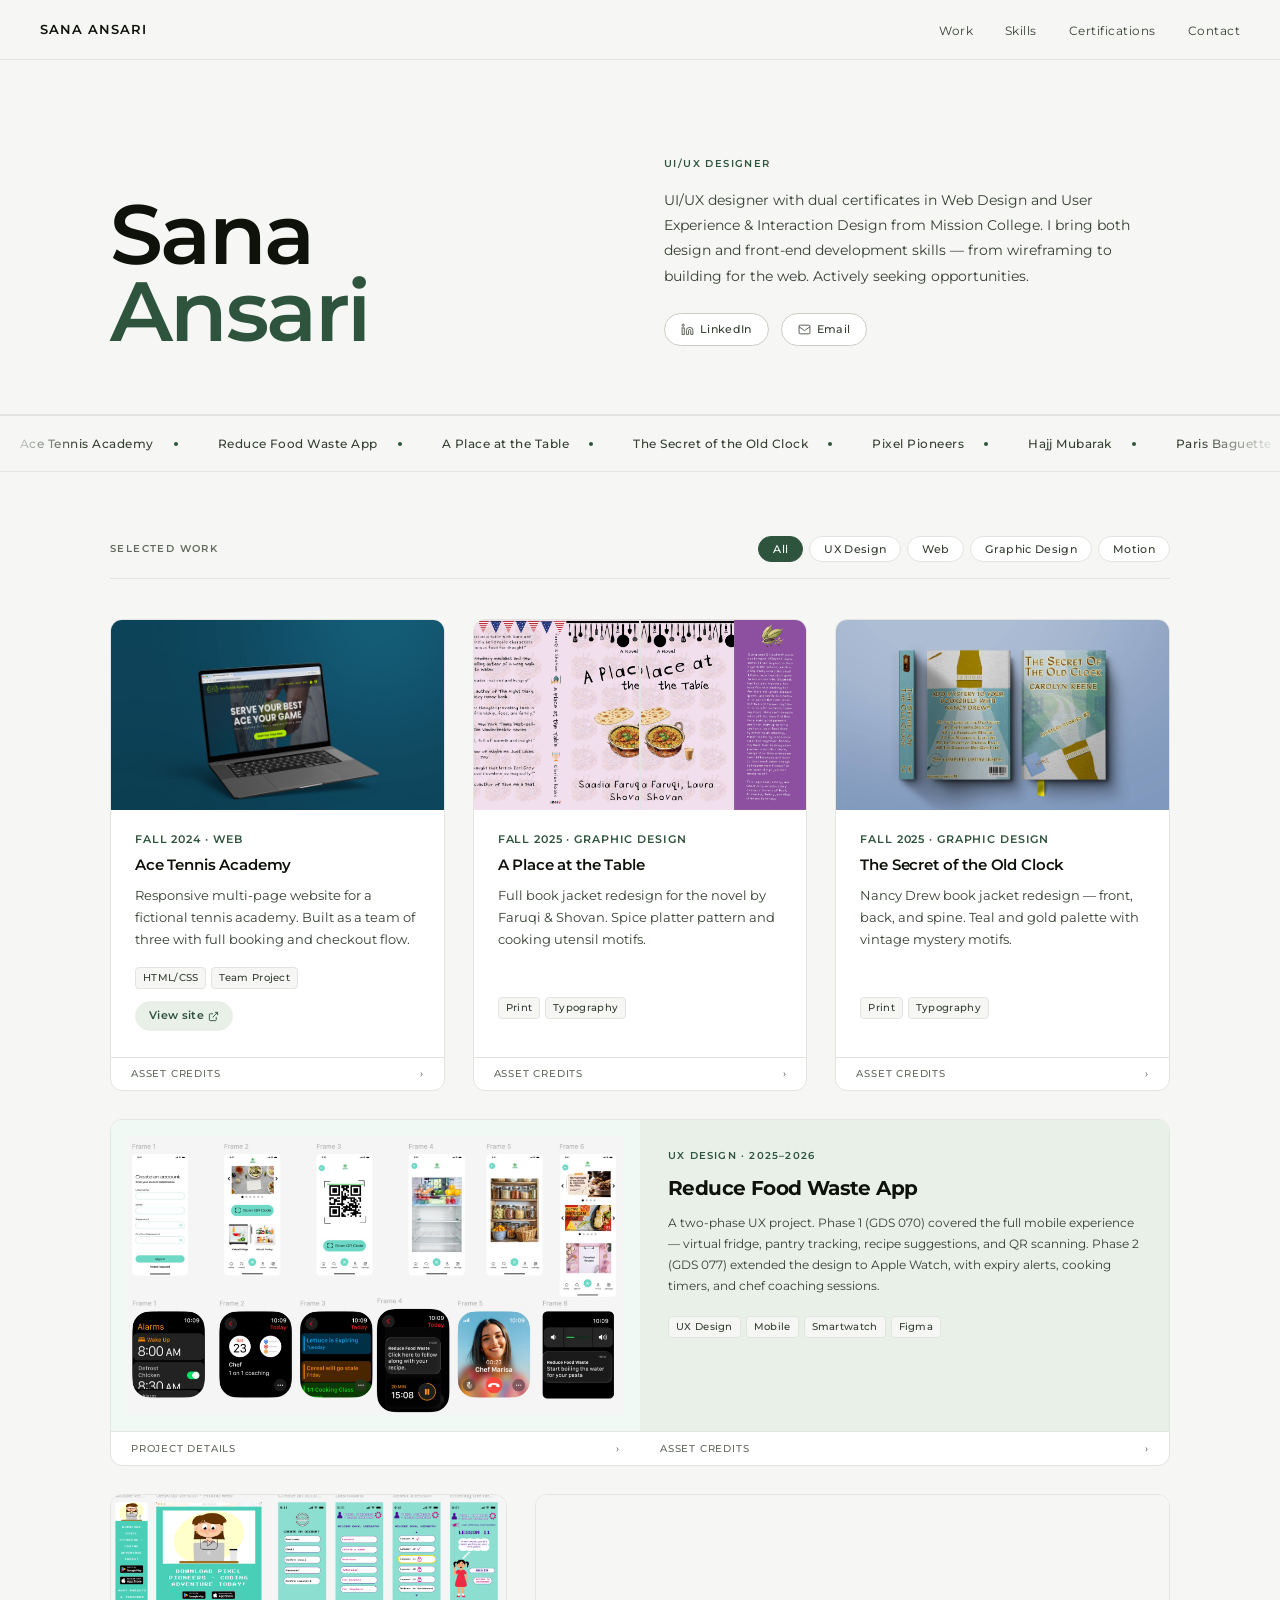
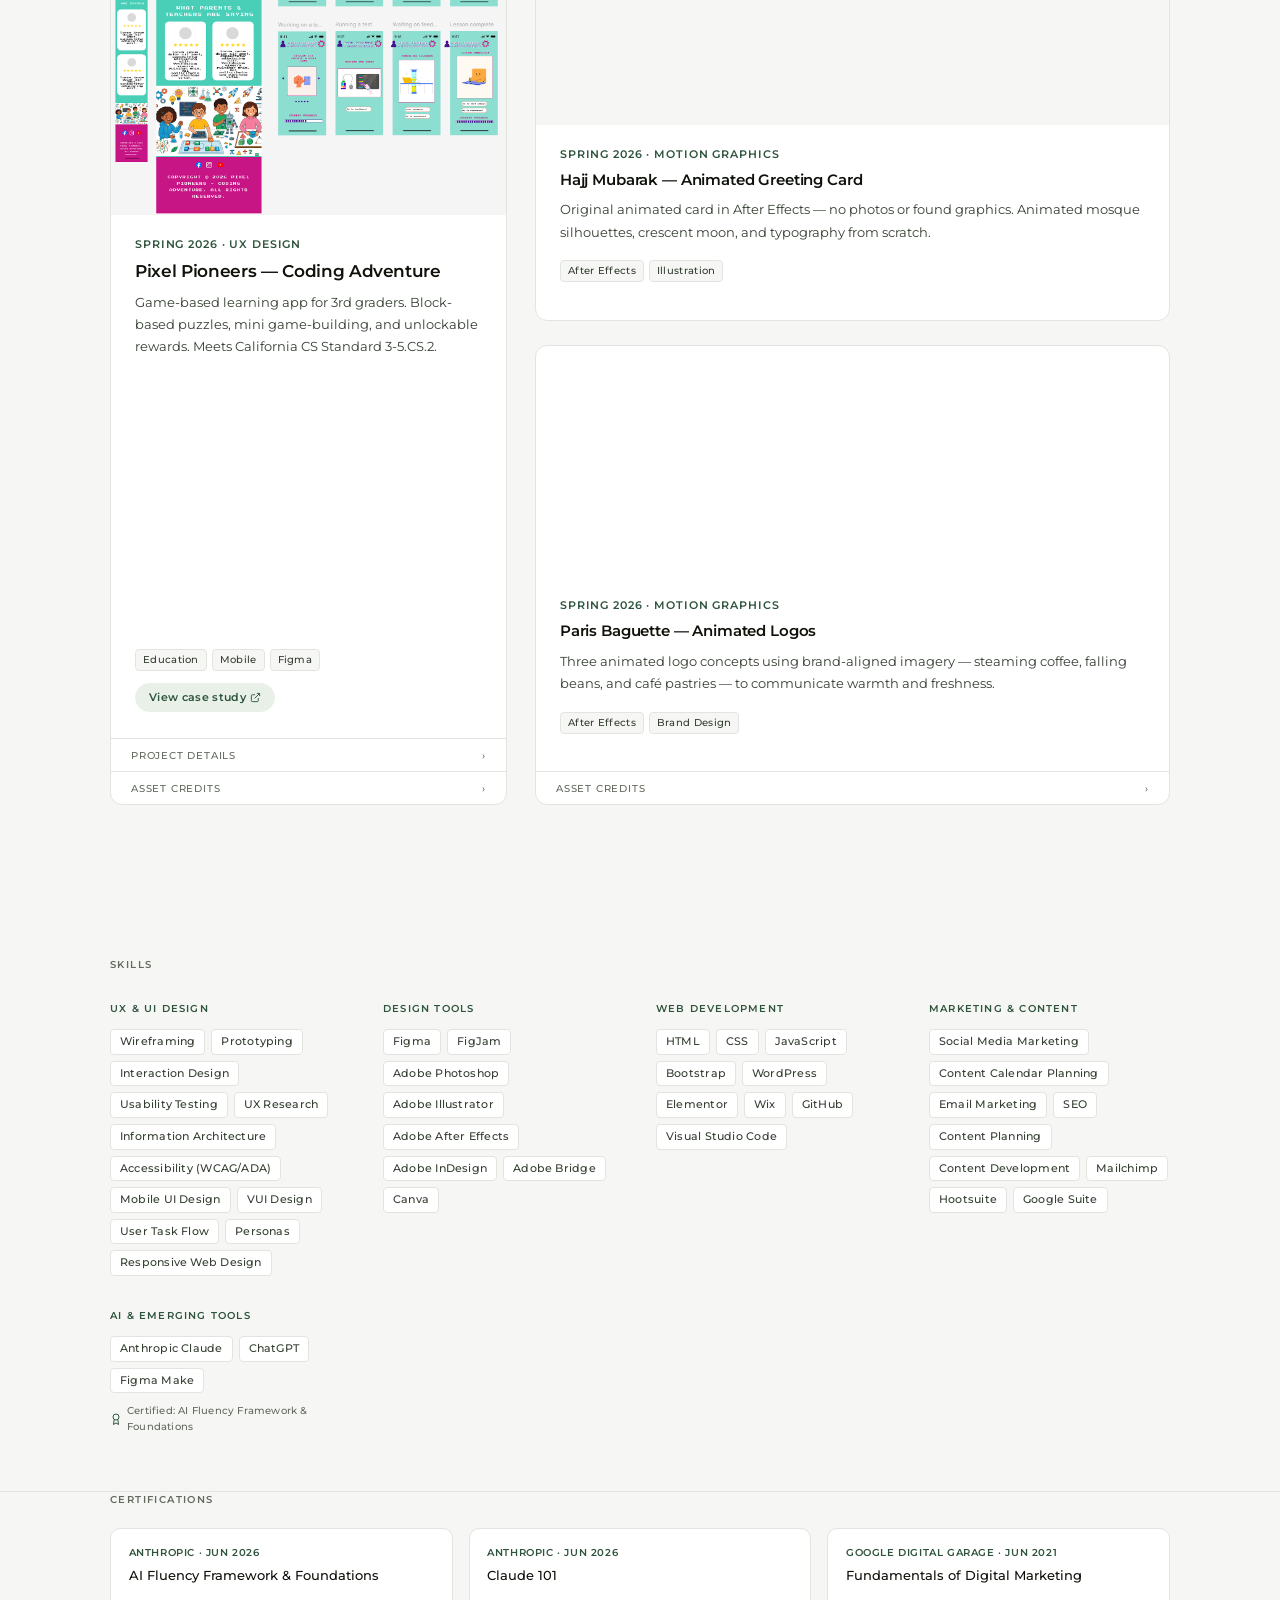
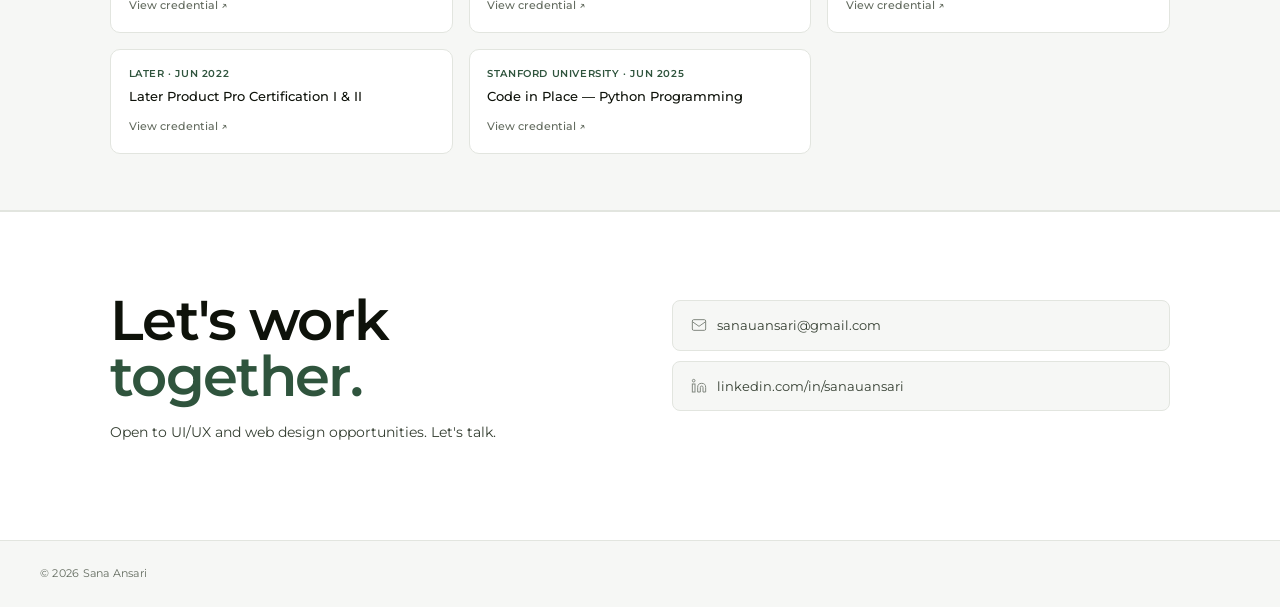
<file: index.html>
<!DOCTYPE html>
<html lang="en">
<head>
  <meta charset="UTF-8">
  <meta name="viewport" content="width=device-width, initial-scale=1.0">
  <title>Sana Ansari — UI/UX Designer</title>
  <link rel="preconnect" href="https://fonts.googleapis.com">
  <link rel="preconnect" href="https://fonts.gstatic.com" crossorigin>
  <link href="https://fonts.googleapis.com/css2?family=Montserrat:ital,wght@0,300;0,400;0,500;0,600;0,700;1,400&display=swap" rel="stylesheet">
  <style>
    *, *::before, *::after { box-sizing: border-box; margin: 0; padding: 0; }

    :root {
      --bg: #F6F7F5;
      --surface: #FFFFFF;
      --border: #E2E5DF;
      --border-dark: #C8CEC4;
      --text-primary: #0E120A;
      --text-secondary: #353F32;
      --text-tertiary: #636B5F;
      --accent: #2F543D;
      --accent-light: #E8F0E8;
      --accent-mid: #3A6448;
      --font: 'Montserrat', system-ui, sans-serif;
    }

    html { scroll-behavior: smooth; }

    body {
      font-family: var(--font);
      background: var(--bg);
      color: var(--text-primary);
      line-height: 1.6;
      -webkit-font-smoothing: antialiased;
    }

    /* NAV */
    nav {
      position: sticky;
      top: 0;
      z-index: 100;
      background: rgba(246, 247, 245, 0.94);
      backdrop-filter: blur(12px);
      border-bottom: 1px solid var(--border);
      padding: 0 2.5rem;
      display: flex;
      align-items: center;
      justify-content: space-between;
      height: 60px;
    }
    .nav-logo {
      font-size: 13px;
      font-weight: 600;
      letter-spacing: 0.08em;
      text-transform: uppercase;
      color: var(--text-primary);
      text-decoration: none;
    }
    .nav-links { display: flex; gap: 2rem; list-style: none; }
    .nav-links a {
      font-size: 12px;
      font-weight: 400;
      letter-spacing: 0.04em;
      color: var(--text-secondary);
      text-decoration: none;
      transition: color 0.15s;
    }
    .nav-links a:hover { color: var(--accent); }

    /* LAYOUT */
    .container { max-width: 1140px; margin: 0 auto; padding: 0 2.5rem; }

    /* HERO */
    .hero { padding: 6rem 0 4rem; border-bottom: 1px solid var(--border); }
    .hero-inner {
      display: grid;
      grid-template-columns: 1fr 1fr;
      gap: 3rem;
      align-items: end;
    }
    .hero-left h1 {
      font-size: clamp(52px, 8vw, 84px);
      font-weight: 600;
      line-height: 0.92;
      color: var(--text-primary);
      letter-spacing: -0.03em;
    }
    .hero-left h1 em {
      font-style: normal;
      color: var(--accent);
      font-weight: 600;
    }
    .hero-right { padding-bottom: 4px; }
    .hero-eyebrow {
      font-size: 10px;
      font-weight: 600;
      letter-spacing: 0.14em;
      text-transform: uppercase;
      color: var(--accent);
      margin-bottom: 1rem;
    }
    .hero-bio {
      font-size: 14px;
      color: var(--text-secondary);
      line-height: 1.8;
      margin-bottom: 1.5rem;
      font-weight: 400;
    }
    .hero-links { display: flex; gap: 0.75rem; flex-wrap: wrap; }
    .hero-link {
      font-size: 11px;
      font-weight: 500;
      letter-spacing: 0.03em;
      color: var(--text-secondary);
      text-decoration: none;
      display: flex;
      align-items: center;
      gap: 6px;
      border: 1px solid var(--border-dark);
      border-radius: 100px;
      padding: 7px 16px;
      background: var(--surface);
      transition: all 0.15s;
    }
    .hero-link:hover { border-color: var(--accent); color: var(--accent); background: var(--accent-light); }
    .hero-link svg { width: 13px; height: 13px; }

    /* TICKER */
    .ticker-section {
      border-bottom: 1px solid var(--border);
      border-top: 1px solid var(--border);
      padding: 1.1rem 0;
      overflow: hidden;
      position: relative;
    }
    .ticker-section::before, .ticker-section::after {
      content: '';
      position: absolute;
      top: 0;
      width: 80px;
      height: 100%;
      z-index: 2;
      pointer-events: none;
    }
    .ticker-section::before { left: 0; background: linear-gradient(to right, var(--bg), transparent); }
    .ticker-section::after { right: 0; background: linear-gradient(to left, var(--bg), transparent); }
    .ticker-track {
      display: flex;
      width: max-content;
      animation: ticker 28s linear infinite;
    }
    .ticker-track:hover { animation-play-state: paused; }
    .ticker-item {
      display: flex;
      align-items: center;
      gap: 1.25rem;
      padding: 0 1.25rem;
      white-space: nowrap;
    }
    .ticker-text {
      font-size: 12px;
      font-weight: 500;
      color: var(--text-secondary);
      letter-spacing: 0.04em;
    }
    .ticker-link {
      font-size: 12px;
      font-weight: 500;
      color: var(--text-secondary);
      letter-spacing: 0.04em;
      text-decoration: none;
      transition: color 0.15s;
    }
    .ticker-link:hover { color: var(--accent); }
    .ticker-dot {
      width: 4px;
      height: 4px;
      border-radius: 50%;
      background: var(--accent);
      flex-shrink: 0;
    }
    @keyframes ticker {
      0% { transform: translateX(0); }
      100% { transform: translateX(-50%); }
    }
    @media (prefers-reduced-motion: reduce) {
      .ticker-track { animation: none; }
    }

    /* SKILLS SECTION */
    .skills-section {
      padding: 3.5rem 0;
      border-bottom: 1px solid var(--border);
    }
    .skills-grid {
      display: grid;
      grid-template-columns: repeat(4, 1fr);
      gap: 2rem;
      margin-top: 1.75rem;
    }
    .skill-cat-title {
      font-size: 10px;
      font-weight: 600;
      letter-spacing: 0.12em;
      text-transform: uppercase;
      color: var(--accent);
      margin-bottom: 0.75rem;
    }
    .skill-tags { display: flex; flex-wrap: wrap; gap: 6px; }
    .skill-tag {
      font-size: 11px;
      font-weight: 500;
      color: var(--text-secondary);
      background: var(--surface);
      border: 1px solid var(--border);
      border-radius: 4px;
      padding: 3px 9px;
      letter-spacing: 0.02em;
    }
    .skill-cert {
      font-size: 10px;
      font-weight: 500;
      color: var(--text-tertiary);
      margin-top: 0.6rem;
      letter-spacing: 0.02em;
      display: flex;
      align-items: center;
      gap: 5px;
    }
    .skill-cert::before {
      content: '';
      display: inline-block;
      width: 12px;
      height: 12px;
      background-image: url("data:image/svg+xml,%3Csvg xmlns='http://www.w3.org/2000/svg' viewBox='0 0 24 24' fill='none' stroke='%232F543D' stroke-width='2'%3E%3Ccircle cx='12' cy='8' r='6'/%3E%3Cpath d='M8.21 13.89L7 23l5-3 5 3-1.21-9.12'/%3E%3C/svg%3E");
      background-size: contain;
      background-repeat: no-repeat;
      flex-shrink: 0;
    }

    @media (max-width: 980px) {
      .skills-grid { grid-template-columns: repeat(2, 1fr); }
    }
    @media (max-width: 640px) {
      .skills-grid { grid-template-columns: 1fr; gap: 1.5rem; }
      .skills-section { padding: 2.5rem 0; }
    }

    /* WORK SECTION */
    .work-section { padding: 4rem 0 6rem; }

    .section-header {
      display: flex;
      align-items: center;
      justify-content: space-between;
      margin-bottom: 2.5rem;
      padding-bottom: 1rem;
      border-bottom: 1px solid var(--border);
    }
    .section-label {
      font-size: 10px;
      font-weight: 600;
      letter-spacing: 0.14em;
      text-transform: uppercase;
      color: var(--text-tertiary);
    }

    /* FILTER TABS */
    .filter-tabs { display: flex; gap: 6px; flex-wrap: wrap; }
    .filter-btn {
      font-family: var(--font);
      font-size: 11px;
      font-weight: 500;
      letter-spacing: 0.03em;
      color: var(--text-secondary);
      background: var(--surface);
      border: 1px solid var(--border);
      border-radius: 100px;
      padding: 5px 14px;
      cursor: pointer;
      transition: all 0.15s;
    }
    .filter-btn:hover { border-color: var(--accent); color: var(--accent); }
    .filter-btn.active { background: var(--accent); border-color: var(--accent); color: #fff; }

    /* PROJECT LAYOUTS */
    .projects-wrap { display: flex; flex-direction: column; gap: 1.75rem; }
    .row-3 { display: grid; grid-template-columns: repeat(3, 1fr); gap: 1.75rem; }
    .row-featured { display: grid; grid-template-columns: 1fr 1.6fr; gap: 1.75rem; align-items: stretch; }

    /* BASE CARD */
    .project-card {
      background: var(--surface);
      border: 1px solid var(--border);
      border-radius: 12px;
      overflow: hidden;
      display: flex;
      flex-direction: column;
      transition: box-shadow 0.2s, transform 0.2s;
    }
    .project-card:hover {
      box-shadow: 0 6px 24px rgba(28, 35, 32, 0.08);
      transform: translateY(-2px);
    }
    .project-card.hidden { display: none; }

    .card-img { width: 100%; height: 230px; object-fit: cover; display: block; background: var(--bg); cursor: pointer; }
    .card-img-sm { width: 100%; height: 190px; object-fit: cover; display: block; background: var(--bg); cursor: pointer; }
    .card-img-tall { width: 100%; height: 320px; object-fit: cover; display: block; background: var(--bg); cursor: pointer; }
    .card-video { width: 100%; height: 230px; object-fit: cover; display: block; cursor: pointer; }
    .card-placeholder {
      display: flex;
      align-items: center;
      justify-content: center;
      background: var(--accent-light);
    }
    .card-img-duo {
      display: grid;
      grid-template-columns: 1fr 1fr;
      gap: 2px;
      background: var(--border);
      height: 190px;
      cursor: pointer;
    }
    .card-img-duo img { width: 100%; height: 100%; object-fit: cover; }

    .card-body { padding: 1.35rem 1.5rem 1.6rem; flex: 1; display: flex; flex-direction: column; }
    .card-year {
      font-size: 11px;
      font-weight: 600;
      letter-spacing: 0.08em;
      text-transform: uppercase;
      color: var(--accent);
      margin-bottom: 0.4rem;
    }
    .card-title {
      font-size: 17px;
      font-weight: 600;
      letter-spacing: -0.02em;
      color: var(--text-primary);
      line-height: 1.3;
      margin-bottom: 0.55rem;
    }
    .card-title-sm {
      font-size: 15px;
      font-weight: 600;
      letter-spacing: -0.01em;
      color: var(--text-primary);
      line-height: 1.3;
      margin-bottom: 0.55rem;
    }
    .card-desc {
      font-size: 13px;
      color: var(--text-secondary);
      line-height: 1.7;
      font-weight: 400;
      flex: 1;
      margin-bottom: 1.1rem;
    }
    .card-tags { display: flex; gap: 5px; flex-wrap: wrap; margin-bottom: 0.75rem; }
    .tag {
      font-size: 10px;
      font-weight: 500;
      letter-spacing: 0.03em;
      color: var(--text-secondary);
      background: var(--bg);
      border: 1px solid var(--border);
      border-radius: 4px;
      padding: 2px 7px;
    }
    .card-footer { display: flex; align-items: center; justify-content: space-between; margin-top: auto; }
    .card-link {
      font-size: 11px;
      font-weight: 600;
      letter-spacing: 0.03em;
      color: var(--accent);
      text-decoration: none;
      display: flex;
      align-items: center;
      gap: 4px;
      border: 1px solid var(--accent-light);
      border-radius: 100px;
      padding: 5px 13px;
      background: var(--accent-light);
      transition: all 0.15s;
    }
    .card-link:hover { background: var(--accent); color: #fff; border-color: var(--accent); }

    /* FEATURED HORIZONTAL CARD */
    .featured-card {
      background: var(--surface);
      border: 1px solid var(--border);
      border-radius: 12px;
      overflow: hidden;
      display: grid;
      grid-template-columns: 1fr 1fr;
      transition: box-shadow 0.2s, transform 0.2s;
    }
    .featured-card:hover {
      box-shadow: 0 6px 24px rgba(28, 35, 32, 0.08);
      transform: translateY(-2px);
    }
    .featured-card.hidden { display: none; }
    .featured-img { width: 100%; height: 100%; min-height: 300px; object-fit: cover; display: block; cursor: pointer; }
    .featured-body {
      padding: 1.75rem;
      display: flex;
      flex-direction: column;
      justify-content: space-between;
      background: var(--accent-light);
    }
    .featured-label {
      font-size: 10px;
      font-weight: 600;
      letter-spacing: 0.12em;
      text-transform: uppercase;
      color: var(--accent);
      margin-bottom: 0.75rem;
    }
    .featured-title {
      font-size: 20px;
      font-weight: 700;
      letter-spacing: -0.03em;
      color: var(--text-primary);
      line-height: 1.2;
      margin-bottom: 0.75rem;
    }
    .featured-desc {
      font-size: 12px;
      color: var(--text-secondary);
      line-height: 1.75;
      font-weight: 400;
      flex: 1;
      margin-bottom: 1.25rem;
    }

    /* CREDITS */
    .credits-toggle {
      width: 100%;
      background: none;
      border: none;
      border-top: 1px solid var(--border);
      padding: 0.6rem 1.25rem;
      display: flex;
      align-items: center;
      justify-content: space-between;
      cursor: pointer;
      font-family: var(--font);
      font-size: 10px;
      font-weight: 500;
      letter-spacing: 0.08em;
      text-transform: uppercase;
      color: var(--text-tertiary);
      transition: background 0.15s;
    }
    .credits-toggle:hover { background: var(--bg); color: var(--text-secondary); }
    .credits-toggle .chev { transition: transform 0.2s; }
    .credits-panel { display: none; padding: 0.85rem 1.25rem 1rem; border-top: 1px solid var(--border); background: var(--bg); }
    .credits-panel.open { display: block; }
    .credits-panel p { font-size: 11px; color: var(--text-tertiary); margin-bottom: 0.35rem; line-height: 1.6; }
    .credits-panel a { color: var(--text-secondary); }
    .credits-cat { font-size: 10px; font-weight: 600; letter-spacing: 0.1em; text-transform: uppercase; color: var(--accent); margin: 0.65rem 0 0.3rem; }

    /* CONTACT */
    .contact-section { border-top: 1px solid var(--border); padding: 5rem 0 6rem; background: var(--surface); }
    .contact-inner { display: grid; grid-template-columns: 1fr 1fr; gap: 4rem; align-items: start; }
    .contact-left h2 {
      font-size: clamp(36px, 5vw, 56px);
      font-weight: 600;
      letter-spacing: -0.03em;
      color: var(--text-primary);
      line-height: 1.0;
      margin-bottom: 1rem;
    }
    .contact-left h2 em { font-style: normal; color: var(--accent); font-weight: 600; }
    .contact-sub { font-size: 14px; color: var(--text-secondary); line-height: 1.75; font-weight: 400; }
    .contact-right { padding-top: 0.5rem; }
    .contact-links { display: flex; flex-direction: column; gap: 10px; }
    .contact-link {
      font-size: 13px;
      font-weight: 400;
      color: var(--text-secondary);
      border: 1px solid var(--border);
      border-radius: 8px;
      padding: 14px 18px;
      display: flex;
      align-items: center;
      gap: 10px;
      text-decoration: none;
      background: var(--bg);
      transition: all 0.15s;
    }
    .contact-link:hover { border-color: var(--accent); color: var(--accent); background: var(--accent-light); }
    .contact-link svg { width: 16px; height: 16px; opacity: 0.6; }

    /* FOOTER */
    footer {
      border-top: 1px solid var(--border);
      padding: 1.5rem 2.5rem;
      display: flex;
      align-items: center;
      justify-content: space-between;
      background: var(--bg);
    }
    footer p { font-size: 11px; color: var(--text-tertiary); letter-spacing: 0.02em; }

    /* RESPONSIVE */

    /* Tablet */
    @media (max-width: 980px) {
      .container { padding: 0 1.75rem; }
      .row-3 { grid-template-columns: 1fr 1fr; }
      .row-featured { grid-template-columns: 1fr; }
      .row-featured > div:last-child { display: grid; grid-template-columns: 1fr 1fr; gap: 1.75rem; }
      .featured-card { grid-template-columns: 1fr; }
      .featured-img { min-height: 260px; height: 260px; }
      .card-img-tall { height: 260px; }
    }

    /* Mobile */
    @media (max-width: 640px) {
      nav { padding: 0 1.25rem; height: 54px; }
      .container { padding: 0 1.25rem; }
      .hero { padding: 3rem 0 2.5rem; }
      .hero-inner { grid-template-columns: 1fr; gap: 1.75rem; }
      .hero-left h1 { font-size: clamp(40px, 14vw, 56px); }
      .work-section { padding: 2.5rem 0 4rem; }
      .section-header { flex-direction: column; align-items: flex-start; gap: 1rem; }
      .filter-tabs { width: 100%; overflow-x: auto; flex-wrap: nowrap; padding-bottom: 2px; }
      .row-3 { grid-template-columns: 1fr; gap: 1.25rem; }
      .row-featured { grid-template-columns: 1fr; gap: 1.25rem; }
      .row-featured > div:last-child { grid-template-columns: 1fr; gap: 1.25rem; }
      .projects-wrap { gap: 1.25rem; }
      .featured-card { grid-template-columns: 1fr; }
      .featured-img { min-height: 220px; height: 220px; }
      .featured-body { padding: 1.5rem; }
      .card-img-tall { height: 240px; }
      .card-img, .card-video { height: 200px; }
      .card-img-sm, .card-img-duo { height: 170px; }
      .contact-section { padding: 3.5rem 0 4rem; }
      .contact-inner { grid-template-columns: 1fr; gap: 2rem; }
      footer { flex-direction: column; gap: 0.4rem; text-align: center; }
    }

    @media (max-width: 400px) {
      .hero-left h1 { font-size: 38px; }
      .featured-title { font-size: 18px; }
    }

    .certs-grid {
      display: grid;
      grid-template-columns: repeat(3, 1fr);
      gap: 1rem;
    }
    .cert-card {
      background: var(--surface);
      border: 1px solid var(--border);
      border-radius: 10px;
      padding: 1rem 1.1rem 1.1rem;
      text-decoration: none;
      display: flex;
      flex-direction: column;
      gap: 0.3rem;
      transition: border-color 0.15s, box-shadow 0.15s;
    }
    .cert-card:hover {
      border-color: var(--accent);
      box-shadow: 0 4px 12px rgba(47, 84, 61, 0.08);
    }
    .cert-issuer {
      font-size: 10px;
      font-weight: 600;
      letter-spacing: 0.06em;
      text-transform: uppercase;
      color: var(--accent);
    }
    .cert-name {
      font-size: 13px;
      font-weight: 500;
      color: var(--text-primary);
      line-height: 1.4;
      flex: 1;
    }
    .cert-link {
      font-size: 11px;
      font-weight: 500;
      color: var(--text-tertiary);
      margin-top: 0.5rem;
      transition: color 0.15s;
    }
    .cert-card:hover .cert-link { color: var(--accent); }

    @media (max-width: 980px) {
      .certs-grid { grid-template-columns: repeat(2, 1fr); }
    }
    @media (max-width: 640px) {
      .certs-grid { grid-template-columns: 1fr; }
    }

    @media (prefers-reduced-motion: reduce) {
      .project-card, .featured-card { transition: none; }
    }
  </style>
</head>
<body>

  <nav>
    <a href="#" class="nav-logo">Sana Ansari</a>
    <ul class="nav-links">
      <li><a href="#work">Work</a></li>
      <li><a href="#skills">Skills</a></li>
      <li><a href="#certifications">Certifications</a></li>
      <li><a href="#contact">Contact</a></li>
    </ul>
  </nav>

  <!-- HERO -->
  <section class="hero">
    <div class="container">
      <div class="hero-inner">
        <div class="hero-left">
          <h1>Sana<br><em>Ansari</em></h1>
        </div>
        <div class="hero-right">
          <p class="hero-eyebrow">UI/UX Designer</p>
          <p class="hero-bio">UI/UX designer with dual certificates in Web Design and User Experience &amp; Interaction Design from Mission College. I bring both design and front-end development skills — from wireframing to building for the web. Actively seeking opportunities.</p>
          <div class="hero-links">
            <a href="https://www.linkedin.com/in/sanauansari/" target="_blank" rel="noopener" class="hero-link">
              <svg viewBox="0 0 24 24" fill="none" stroke="currentColor" stroke-width="1.5"><path d="M16 8a6 6 0 016 6v7h-4v-7a2 2 0 00-2-2 2 2 0 00-2 2v7h-4v-7a6 6 0 016-6z"/><rect x="2" y="9" width="4" height="12"/><circle cx="4" cy="4" r="2"/></svg>
              LinkedIn
            </a>
            <a href="mailto:sanauansari@gmail.com" class="hero-link">
              <svg viewBox="0 0 24 24" fill="none" stroke="currentColor" stroke-width="1.5"><rect x="2" y="4" width="20" height="16" rx="2"/><path d="M2 7l10 7 10-7"/></svg>
              Email
            </a>
          </div>
        </div>
      </div>
    </div>
  </section>

  <!-- TICKER -->
  <div class="ticker-section">
    <div class="ticker-track">
      <div class="ticker-item"><a href="#card-tennis" class="ticker-link">Ace Tennis Academy</a><span class="ticker-dot"></span></div>
      <div class="ticker-item"><a href="#card-food-waste" class="ticker-link">Reduce Food Waste App</a><span class="ticker-dot"></span></div>
      <div class="ticker-item"><a href="#card-place-at-table" class="ticker-link">A Place at the Table</a><span class="ticker-dot"></span></div>
      <div class="ticker-item"><a href="#card-old-clock" class="ticker-link">The Secret of the Old Clock</a><span class="ticker-dot"></span></div>
      <div class="ticker-item"><a href="#card-pixel-pioneers" class="ticker-link">Pixel Pioneers</a><span class="ticker-dot"></span></div>
      <div class="ticker-item"><a href="#card-hajj" class="ticker-link">Hajj Mubarak</a><span class="ticker-dot"></span></div>
      <div class="ticker-item"><a href="#card-paris" class="ticker-link">Paris Baguette</a><span class="ticker-dot"></span></div>
      <div class="ticker-item"><a href="#card-tennis" class="ticker-link">Ace Tennis Academy</a><span class="ticker-dot"></span></div>
      <div class="ticker-item"><a href="#card-food-waste" class="ticker-link">Reduce Food Waste App</a><span class="ticker-dot"></span></div>
      <div class="ticker-item"><a href="#card-place-at-table" class="ticker-link">A Place at the Table</a><span class="ticker-dot"></span></div>
      <div class="ticker-item"><a href="#card-old-clock" class="ticker-link">The Secret of the Old Clock</a><span class="ticker-dot"></span></div>
      <div class="ticker-item"><a href="#card-pixel-pioneers" class="ticker-link">Pixel Pioneers</a><span class="ticker-dot"></span></div>
      <div class="ticker-item"><a href="#card-hajj" class="ticker-link">Hajj Mubarak</a><span class="ticker-dot"></span></div>
      <div class="ticker-item"><a href="#card-paris" class="ticker-link">Paris Baguette</a><span class="ticker-dot"></span></div>
    </div>
  </div>

  <!-- WORK -->
  <section class="work-section" id="work">
    <div class="container">
      <div class="section-header">
        <p class="section-label">Selected work</p>
        <div class="filter-tabs">
          <button class="filter-btn active" data-filter="all">All</button>
          <button class="filter-btn" data-filter="ux">UX Design</button>
          <button class="filter-btn" data-filter="web">Web</button>
          <button class="filter-btn" data-filter="graphic">Graphic Design</button>
          <button class="filter-btn" data-filter="motion">Motion</button>
        </div>
      </div>

      <div class="projects-wrap">

        <!-- ROW 1: 3 small cards -->
        <div class="row-3">

          <!-- Ace Tennis -->
          <div class="project-card" data-category="web" id="card-tennis">
            <img class="card-img-sm" src="images/tennis.jpg" loading="lazy" alt="Ace Tennis Academy website on laptop mockup"
              onclick="window.open('projects/ace-tennis.html', '_blank')"
              onerror="this.style.display='none'; this.nextElementSibling.style.display='flex';">
            <div class="card-placeholder card-img-sm" style="display:none; background:#0a2240; cursor:pointer;" onclick="window.open('projects/ace-tennis.html', '_blank')">
              <svg width="36" height="36" viewBox="0 0 24 24" fill="none" stroke="#fff" stroke-width="1"><circle cx="12" cy="12" r="10"/><path d="M2 12h20M12 2a15 15 0 010 20"/></svg>
            </div>
            <div class="card-body">
              <p class="card-year">Fall 2024 · Web</p>
              <p class="card-title-sm">Ace Tennis Academy</p>
              <p class="card-desc">Responsive multi-page website for a fictional tennis academy. Built as a team of three with full booking and checkout flow.</p>
              <div class="card-tags"><span class="tag">HTML/CSS</span><span class="tag">Team Project</span></div>
              <div class="card-footer">
                <a href="https://sanauansari.github.io/ace-tennis-academy/" target="_blank" rel="noopener" class="card-link">
                  View site
                  <svg width="11" height="11" viewBox="0 0 24 24" fill="none" stroke="currentColor" stroke-width="2"><path d="M18 13v6a2 2 0 01-2 2H5a2 2 0 01-2-2V8a2 2 0 012-2h6"/><polyline points="15,3 21,3 21,9"/><line x1="10" y1="14" x2="21" y2="3"/></svg>
                </a>
              </div>
            </div>
            <button class="credits-toggle" onclick="toggleCredits(this)">
              <span>Asset credits</span><span class="chev">›</span>
            </button>
            <div class="credits-panel">
              <p class="credits-cat">Images</p>
              <p>Images sourced from <a href="https://stock.adobe.com" target="_blank">Adobe Stock</a>. Full credits to be added.</p>
              <p class="credits-cat">Mockup</p>
              <p>Laptop mockup — <a href="https://www.behance.net/gallery/180625045/Free-Laptop-Mockup?tracking_source=search_projects|free+website+mockup&l=1" target="_blank">Behance</a></p>
            </div>
          </div>

          <!-- A Place at the Table -->
          <div class="project-card" data-category="graphic" id="card-place-at-table">
            <div class="card-img-duo" onclick="window.open('projects/place-at-table.html', '_blank')">
              <img src="images/place-at-table.jpg" loading="lazy" alt="A Place at the Table front cover" onerror="this.style.background='#EEF1EC';">
              <img src="images/place-at-table.jpg" loading="lazy" alt="A Place at the Table back cover" style="object-position:right;" onerror="this.style.background='#E0EBE2';">
            </div>
            <div class="card-body">
              <p class="card-year">Fall 2025 · Graphic Design</p>
              <p class="card-title-sm">A Place at the Table</p>
              <p class="card-desc">Full book jacket redesign for the novel by Faruqi &amp; Shovan. Spice platter pattern and cooking utensil motifs.</p>
              <div class="card-tags"><span class="tag">Print</span><span class="tag">Typography</span></div>
            </div>
            <button class="credits-toggle" onclick="toggleCredits(this)">
              <span>Asset credits</span><span class="chev">›</span>
            </button>
            <div class="credits-panel">
              <p class="credits-cat">Cover assets</p>
              <p>1. HMH logo — <a href="https://commons.wikimedia.org/wiki/File:Houghton_Mifflin_Harcourt_(HMH)_logo_2024.svg" target="_blank">Wikimedia Commons</a></p>
              <p>2. Mosque — Rawpixel.com, <a href="https://stock.adobe.com/images/png-flat-illustration-of-ramadan-mosque-architecture-silhouette/1224325643" target="_blank">Adobe Stock</a></p>
              <p>3. Bubble tea — Kseniia Kosikova, <a href="https://stock.adobe.com/images/cartoon-bubble-tea-or-pearl-milk-tea-isolated-on-white/562417519" target="_blank">Adobe Stock</a></p>
              <p>4. Naan — FOOD, <a href="https://stock.adobe.com/images/a-detailed-illustration-of-a-single-piece-of-freshly-baked-naan-flatbread-on-a-white-background/1722699346" target="_blank">Adobe Stock</a></p>
              <p>5. Masala chai — Touaha, <a href="https://stock.adobe.com/images/steaming-hot-masala-chai-in-glass-traditional-indian-beverage-drink-photography-on-transparent-background/1606369392" target="_blank">Adobe Stock</a></p>
              <p>6. Menorah — Bohdan, <a href="https://stock.adobe.com/images/golden-menorah-with-blue-candles-and-flames-for-jewish-hanukkah-holiday-celebration/1735991042" target="_blank">Adobe Stock</a></p>
              <p>7. Indian food watercolor — Thi Le, <a href="https://stock.adobe.com/images/indian-food-watercolor-style-png-background/615389721" target="_blank">Adobe Stock</a></p>
              <p>8. Cardamom — shornagraphiclab, <a href="https://stock.adobe.com/images/close-up-watercolor-illustration-of-green-cardamom-pods-and-seeds-isolated-on-transparent-background/1687317321" target="_blank">Adobe Stock</a></p>
              <p>9. Kitchen utensils — barks, <a href="https://stock.adobe.com/images/hanging-kitchen-utensil-vector-illustration/555025472" target="_blank">Adobe Stock</a></p>
              <p>10. Chicken biryani — Rawpixel.com, <a href="https://stock.adobe.com/images/png-traditional-spicy-chicken-biryani/1296893155" target="_blank">Adobe Stock</a></p>
              <p>11. Bunting — Sunil, <a href="https://stock.adobe.com/images/fourth-of-july-bunting-usa-independence-day-vector-illustration/1522533304" target="_blank">Adobe Stock</a></p>
              <p class="credits-cat">Author photos</p>
              <p>12. Saadia Faruqi — <a href="https://saadiafaruqi.com/about/" target="_blank">saadiafaruqi.com</a></p>
              <p>13. Laura Shovan — <a href="https://www.highlightsfoundation.org/faculty/laura-shovan/" target="_blank">Highlights Foundation</a></p>
            </div>
          </div>

          <!-- Secret of the Old Clock -->
          <div class="project-card" data-category="graphic" id="card-old-clock">
            <img class="card-img-sm" src="images/old-clock.jpg" loading="lazy" alt="The Secret of the Old Clock book cover redesign"
              onclick="window.open('projects/old-clock.html', '_blank')"
              onerror="this.style.display='none'; this.nextElementSibling.style.display='flex';">
            <div class="card-placeholder card-img-sm" style="display:none; cursor:pointer;" onclick="window.open('projects/old-clock.html', '_blank')">
              <svg width="32" height="32" viewBox="0 0 24 24" fill="none" stroke="#4A7C59" stroke-width="1"><circle cx="12" cy="12" r="9"/><path d="M12 7v5l3 3"/></svg>
            </div>
            <div class="card-body">
              <p class="card-year">Fall 2025 · Graphic Design</p>
              <p class="card-title-sm">The Secret of the Old Clock</p>
              <p class="card-desc">Nancy Drew book jacket redesign — front, back, and spine. Teal and gold palette with vintage mystery motifs.</p>
              <div class="card-tags"><span class="tag">Print</span><span class="tag">Typography</span></div>
            </div>
            <button class="credits-toggle" onclick="toggleCredits(this)">
              <span>Asset credits</span><span class="chev">›</span>
            </button>
            <div class="credits-panel">
              <p class="credits-cat">Cover assets</p>
              <p>1. Flashlight banner — Роман Ярощук, <a href="https://stock.adobe.com/images/flashlight-banner-with-flashlight-and-ray-of-light-vector-illustration/448797744" target="_blank">Adobe Stock</a></p>
              <p>2. Flashlight — dacianlogan, <a href="https://stock.adobe.com/images/flashlight-illustration/88221350" target="_blank">Adobe Stock</a></p>
              <p>3. Clock charm — Hans Malm, <a href="https://stock.adobe.com/images/early-twentieth-century-timepiece-charm/1743973320" target="_blank">Adobe Stock</a></p>
              <p>4. Dirt road — YIfan, <a href="https://stock.adobe.com/images/a-dirt-road-with-a-black-fence-on-each-side-surrounded-by-green-grass-and-wildflowers-in-the-springtime/1342665498" target="_blank">Adobe Stock</a></p>
              <p>5. Courtroom — Nongkhane, <a href="https://stock.adobe.com/images/bankruptcy-hearing-process-courtroom-legal-documents-serious-environment-closeup-view-justice-and-accountability/1373781040" target="_blank">Adobe Stock</a></p>
              <p>6. Blue car — NIRJANA, <a href="https://stock.adobe.com/images/blue-car-rear-view-isolated-on-white-background-n-modern-vehicle-backside-for-auto-design-transport-concepts-and-marketing-use/1509213724" target="_blank">Adobe Stock</a></p>
              <p>7. Magnifying glass — BillionPhotos.com, <a href="https://stock.adobe.com/images/magnifying-glass-isolated-on-a-white-background/536979520" target="_blank">Adobe Stock</a></p>
              <p class="credits-cat">Mockup</p>
              <p>Book mockup — Avelina Studio, <a href="https://avelinastudio.com/product/free-book-mockup-front-back-spine/" target="_blank">avelinastudio.com</a></p>
            </div>
          </div>

        </div>

        <!-- ROW 2: Featured Food Waste -->
        <div class="featured-card" data-category="ux" id="card-food-waste">
          <img class="featured-img" src="images/food-waste-mobile-2.jpg" loading="lazy" alt="Reduce Food Waste mobile app"
            style="object-fit: contain; background: #f0f9f4; padding: 1rem;"
            onclick="window.open('projects/food-waste.html', '_blank')"
            onerror="this.style.display='none'; this.nextElementSibling.style.display='flex';">
          <div class="card-placeholder" style="display:none; min-height:220px; background:#EEF1EC;">
            <svg width="40" height="40" viewBox="0 0 24 24" fill="none" stroke="#4A7C59" stroke-width="1"><rect x="5" y="2" width="14" height="20" rx="2"/></svg>
          </div>
          <div class="featured-body">
            <div>
              <p class="featured-label">UX Design · 2025–2026</p>
              <p class="featured-title">Reduce Food Waste App</p>
              <p class="featured-desc">A two-phase UX project. Phase 1 (GDS 070) covered the full mobile experience — virtual fridge, pantry tracking, recipe suggestions, and QR scanning. Phase 2 (GDS 077) extended the design to Apple Watch, with expiry alerts, cooking timers, and chef coaching sessions.</p>
              <div class="card-tags">
                <span class="tag">UX Design</span>
                <span class="tag">Mobile</span>
                <span class="tag">Smartwatch</span>
                <span class="tag">Figma</span>
              </div>
            </div>
          </div>
          <button class="credits-toggle" onclick="toggleCredits(this)" style="border-top: 1px solid var(--border);">
            <span>Project details</span><span class="chev">›</span>
          </button>
          <div class="credits-panel">
            <p class="credits-cat">Problem</p>
            <p>Food is often forgotten in pantries and fridges and thrown away before it's used — people forget what they have, aren't sure if it's still safe to eat, or don't know how to use up leftovers and odd ingredients.</p>
            <p class="credits-cat">Solution</p>
            <p>Tracks and helps use food before it expires — suggests recipes from available ingredients, sends expiration reminders, and shows a freshness guide for items in a virtual pantry and fridge. Phase 1 covered the mobile app; Phase 2 extended it to a smartwatch companion with quick-access reminders, recipe suggestions, and voice commands.</p>
            <p class="credits-cat">Target users</p>
            <p>College students and young professionals, environmentally conscious consumers, parents involving kids in food prep, and roommates sharing groceries.</p>
            <p class="credits-cat">Key features</p>
            <p>Voice command integration, user-defined push notifications, quick-glance fridge/pantry view, expiration reminders, shopping list sync, and voice-assisted cooking mode.</p>
          </div>
          <button class="credits-toggle" onclick="toggleCredits(this)" style="border-top: 1px solid var(--border);">
            <span>Asset credits</span><span class="chev">›</span>
          </button>
          <div class="credits-panel">
            <p class="credits-cat">Images</p>
            <p>Images sourced from <a href="https://stock.adobe.com" target="_blank">Adobe Stock</a> and <a href="https://unsplash.com" target="_blank">Unsplash</a>. Full credits to be added.</p>
          </div>
        </div>

        <!-- ROW 3: Pixel Pioneers + Motion stack -->
        <div class="row-featured">

          <!-- Pixel Pioneers -->
          <div class="project-card" data-category="ux" id="card-pixel-pioneers">
            <img class="card-img-tall"
              src="images/pixel-pioneers.png" loading="lazy"
              alt="Pixel Pioneers app screens"
              onclick="window.open('projects/pixel-pioneers.html', '_blank')"
              onerror="this.style.display='none'; this.nextElementSibling.style.display='flex';">
            <div class="card-placeholder card-img-tall" style="display:none;">
              <svg width="36" height="36" viewBox="0 0 24 24" fill="none" stroke="#4A7C59" stroke-width="1"><rect x="5" y="2" width="14" height="20" rx="2"/></svg>
            </div>
            <div class="card-body">
              <p class="card-year">Spring 2026 · UX Design</p>
              <p class="card-title">Pixel Pioneers — Coding Adventure</p>
              <p class="card-desc">Game-based learning app for 3rd graders. Block-based puzzles, mini game-building, and unlockable rewards. Meets California CS Standard 3-5.CS.2.</p>
              <div class="card-tags"><span class="tag">Education</span><span class="tag">Mobile</span><span class="tag">Figma</span></div>
              <div class="card-footer">
                <a href="https://sites.google.com/view/sana-ansari-gds72-spring2026/home" target="_blank" rel="noopener" class="card-link">
                  View case study
                  <svg width="11" height="11" viewBox="0 0 24 24" fill="none" stroke="currentColor" stroke-width="2"><path d="M18 13v6a2 2 0 01-2 2H5a2 2 0 01-2-2V8a2 2 0 012-2h6"/><polyline points="15,3 21,3 21,9"/><line x1="10" y1="14" x2="21" y2="3"/></svg>
                </a>
              </div>
            </div>
            <button class="credits-toggle" onclick="toggleCredits(this)">
              <span>Project details</span><span class="chev">›</span>
            </button>
            <div class="credits-panel">
              <p class="credits-cat">Background</p>
              <p>Supports California Computer Science Standard 3-5.CS.2, teaching students how hardware and software work together through interactive coding activities and simple game-building lessons.</p>
              <p class="credits-cat">Objective</p>
              <p>Introduces third-grade students to beginner coding concepts through fun, interactive, game-based learning experiences.</p>
              <p class="credits-cat">Target audience</p>
              <p>3rd grade students, ages 7–8, beginner coding learners.</p>
              <p class="credits-cat">Key features</p>
              <p>Block-based coding lessons, interactive puzzles and challenges, mini game-building activities, unlockable rewards and badges, kid-friendly visuals and animations, and a guide character with hints and support.</p>
              <p class="credits-cat">User task flow</p>
              <p>Third grade students need a fun, hands-on, interactive way to explore basic coding concepts so they can develop problem-solving skills and create their own games.</p>
            </div>
            <button class="credits-toggle" onclick="toggleCredits(this)">
              <span>Asset credits</span><span class="chev">›</span>
            </button>
            <div class="credits-panel">
              <p class="credits-cat">Images</p>
              <p>Images sourced from <a href="https://stock.adobe.com" target="_blank">Adobe Stock</a> and <a href="https://unsplash.com" target="_blank">Unsplash</a>. Full credits to be added.</p>
            </div>
          </div>

          <!-- Motion stack -->
          <div style="display:flex; flex-direction:column; gap:1.5rem;">

            <!-- Hajj Mubarak -->
            <div class="project-card" data-category="motion" id="card-hajj">
              <video class="card-img" autoplay loop muted playsinline
                onclick="window.open('projects/hajj-mubarak.html', '_blank')">
                <source src="images/hajj-mubarak.mp4" type="video/mp4">
              </video>
              <div class="card-placeholder card-img" style="display:none;">
                <svg width="32" height="32" viewBox="0 0 24 24" fill="none" stroke="#4A7C59" stroke-width="1"><circle cx="12" cy="5" r="3"/><path d="M12 8v8M8 20h8"/></svg>
              </div>
              <div class="card-body">
                <p class="card-year">Spring 2026 · Motion Graphics</p>
                <p class="card-title-sm">Hajj Mubarak — Animated Greeting Card</p>
                <p class="card-desc">Original animated card in After Effects — no photos or found graphics. Animated mosque silhouettes, crescent moon, and typography from scratch.</p>
                <div class="card-tags"><span class="tag">After Effects</span><span class="tag">Illustration</span></div>
              </div>
            </div>

            <!-- Paris Baguette -->
            <div class="project-card" data-category="motion" id="card-paris">
              <video class="card-video" autoplay loop muted playsinline onclick="window.open('projects/paris-baguette.html', '_blank')">
                <source src="images/paris-baguette.mp4" type="video/mp4">
              </video>
              <div class="card-body">
                <p class="card-year">Spring 2026 · Motion Graphics</p>
                <p class="card-title-sm">Paris Baguette — Animated Logos</p>
                <p class="card-desc">Three animated logo concepts using brand-aligned imagery — steaming coffee, falling beans, and café pastries — to communicate warmth and freshness.</p>
                <div class="card-tags"><span class="tag">After Effects</span><span class="tag">Brand Design</span></div>
              </div>
              <button class="credits-toggle" onclick="toggleCredits(this)">
                <span>Asset credits</span><span class="chev">›</span>
              </button>
              <div class="credits-panel">
                <p class="credits-cat">Assets used</p>
                <p>1. Coffee reference — <a href="https://share.google/CsjMO96jxajoHZdf6" target="_blank">Google Photos</a></p>
                <p>2. Falling coffee beans — <a href="https://stock.adobe.com/images/falling-roasted-coffee-beans-isolated-on-transparent-background/777564079" target="_blank">Adobe Stock</a></p>
                <p>3. Coffee with steam — <a href="https://stock.adobe.com/images/aromatic-cup-of-black-coffee-with-rising-steam-isolated-on-transparent-background-perfect-for-a-morning-pickmeup-or-a-relaxing-break/1729395268" target="_blank">Adobe Stock</a></p>
                <p>4. White smoke — <a href="https://stock.adobe.com/images/white-smoke-transparent/563890924" target="_blank">Adobe Stock</a></p>
                <p>5. White ceramic mug — <a href="https://stock.adobe.com/images/white-ceramic-mug-isolated-on-empty-background/527444697" target="_blank">Adobe Stock</a></p>
                <p>6. Coffee bean — <a href="https://stock.adobe.com/images/coffee-bean-isolated-on-transparent-background-png/529259468" target="_blank">Adobe Stock</a></p>
                <p>7. Cheese danish — <a href="https://stock.adobe.com/images/cheese-danish-pastry-top-view-isolated-on-transparent-background/868939824" target="_blank">Adobe Stock</a></p>
                <p>8. Badge mockup — <a href="https://stock.adobe.com/templates/circle-round-pin-badge-mockup-template/1709363164" target="_blank">Adobe Stock</a></p>
                <p>9. Chocolate cake — <a href="https://stock.adobe.com/images/chocolate-cake-with-chocolate-creame-isolated-on-white/536964018" target="_blank">Adobe Stock</a></p>
              </div>
            </div>

          </div>
        </div>

      </div>
    </div>
  </section>

  <!-- SKILLS -->
  <section class="skills-section" id="skills">
    <div class="container">
      <p class="section-label">Skills</p>
      <div class="skills-grid">

        <div>
          <p class="skill-cat-title">UX & UI Design</p>
          <div class="skill-tags">
            <span class="skill-tag">Wireframing</span>
            <span class="skill-tag">Prototyping</span>
            <span class="skill-tag">Interaction Design</span>
            <span class="skill-tag">Usability Testing</span>
            <span class="skill-tag">UX Research</span>
            <span class="skill-tag">Information Architecture</span>
            <span class="skill-tag">Accessibility (WCAG/ADA)</span>
            <span class="skill-tag">Mobile UI Design</span>
            <span class="skill-tag">VUI Design</span>
            <span class="skill-tag">User Task Flow</span>
            <span class="skill-tag">Personas</span>
            <span class="skill-tag">Responsive Web Design</span>
          </div>
        </div>

        <div>
          <p class="skill-cat-title">Design Tools</p>
          <div class="skill-tags">
            <span class="skill-tag">Figma</span>
            <span class="skill-tag">FigJam</span>
            <span class="skill-tag">Adobe Photoshop</span>
            <span class="skill-tag">Adobe Illustrator</span>
            <span class="skill-tag">Adobe After Effects</span>
            <span class="skill-tag">Adobe InDesign</span>
            <span class="skill-tag">Adobe Bridge</span>
            <span class="skill-tag">Canva</span>
          </div>
        </div>

        <div>
          <p class="skill-cat-title">Web Development</p>
          <div class="skill-tags">
            <span class="skill-tag">HTML</span>
            <span class="skill-tag">CSS</span>
            <span class="skill-tag">JavaScript</span>
            <span class="skill-tag">Bootstrap</span>
            <span class="skill-tag">WordPress</span>
            <span class="skill-tag">Elementor</span>
            <span class="skill-tag">Wix</span>
            <span class="skill-tag">GitHub</span>
            <span class="skill-tag">Visual Studio Code</span>
          </div>
        </div>

        <div>
          <p class="skill-cat-title">Marketing & Content</p>
          <div class="skill-tags">
            <span class="skill-tag">Social Media Marketing</span>
            <span class="skill-tag">Content Calendar Planning</span>
            <span class="skill-tag">Email Marketing</span>
            <span class="skill-tag">SEO</span>
            <span class="skill-tag">Content Planning</span>
            <span class="skill-tag">Content Development</span>
            <span class="skill-tag">Mailchimp</span>
            <span class="skill-tag">Hootsuite</span>
            <span class="skill-tag">Google Suite</span>
          </div>
        </div>

        <div>
          <p class="skill-cat-title">AI & Emerging Tools</p>
          <div class="skill-tags">
            <span class="skill-tag">Anthropic Claude</span>
            <span class="skill-tag">ChatGPT</span>
            <span class="skill-tag">Figma Make</span>
          </div>
          <p class="skill-cert">Certified: AI Fluency Framework &amp; Foundations</p>
        </div>

      </div>
    </div>
  </section>

  <!-- CERTIFICATIONS -->
  <section class="skills-section" id="certifications" style="border-top: none; padding-top: 0;">
    <div class="container">
      <p class="section-label" style="margin-bottom: 1.25rem;">Certifications</p>
      <div class="certs-grid">
        <a href="https://verify.skilljar.com/c/n5oktyyjz3j5" target="_blank" rel="noopener" class="cert-card">
          <p class="cert-issuer">Anthropic · Jun 2026</p>
          <p class="cert-name">AI Fluency Framework &amp; Foundations</p>
          <span class="cert-link">View credential ↗</span>
        </a>
        <a href="https://verify.skilljar.com/c/bu9hj78acrw2" target="_blank" rel="noopener" class="cert-card">
          <p class="cert-issuer">Anthropic · Jun 2026</p>
          <p class="cert-name">Claude 101</p>
          <span class="cert-link">View credential ↗</span>
        </a>
        <a href="https://learndigital.withgoogle.com/link/1qsdpcedm9s" target="_blank" rel="noopener" class="cert-card">
          <p class="cert-issuer">Google Digital Garage · Jun 2021</p>
          <p class="cert-name">Fundamentals of Digital Marketing</p>
          <span class="cert-link">View credential ↗</span>
        </a>
        <a href="https://education.later.com/certificates/xovrawkpex" target="_blank" rel="noopener" class="cert-card">
          <p class="cert-issuer">Later · Jun 2022</p>
          <p class="cert-name">Later Product Pro Certification I &amp; II</p>
          <span class="cert-link">View credential ↗</span>
        </a>
        <a href="https://codeinplace.stanford.edu/cip5/certificate/yssk7q" target="_blank" rel="noopener" class="cert-card">
          <p class="cert-issuer">Stanford University · Jun 2025</p>
          <p class="cert-name">Code in Place — Python Programming</p>
          <span class="cert-link">View credential ↗</span>
        </a>
      </div>
    </div>
  </section>

  <!-- CONTACT -->
  <section class="contact-section" id="contact">
    <div class="container">
      <div class="contact-inner">
        <div class="contact-left">
          <h2>Let's work<br><em>together.</em></h2>
          <p class="contact-sub">Open to UI/UX and web design opportunities. Let's talk.</p>
        </div>
        <div class="contact-right">
          <div class="contact-links">
            <a href="mailto:sanauansari@gmail.com" class="contact-link">
              <svg viewBox="0 0 24 24" fill="none" stroke="currentColor" stroke-width="1.5"><rect x="2" y="4" width="20" height="16" rx="2"/><path d="M2 7l10 7 10-7"/></svg>
              sanauansari@gmail.com
            </a>
            <a href="https://www.linkedin.com/in/sanauansari/" target="_blank" rel="noopener" class="contact-link">
              <svg viewBox="0 0 24 24" fill="none" stroke="currentColor" stroke-width="1.5"><path d="M16 8a6 6 0 016 6v7h-4v-7a2 2 0 00-2-2 2 2 0 00-2 2v7h-4v-7a6 6 0 016-6z"/><rect x="2" y="9" width="4" height="12"/><circle cx="4" cy="4" r="2"/></svg>
              linkedin.com/in/sanauansari
            </a>
          </div>
        </div>
      </div>
    </div>
  </section>

  <footer>
    <p>© 2026 Sana Ansari</p>
  </footer>

  <script>
    const filterBtns = document.querySelectorAll('.filter-btn');
    const cards = document.querySelectorAll('.project-card, .featured-card');

    filterBtns.forEach(btn => {
      btn.addEventListener('click', () => {
        filterBtns.forEach(b => b.classList.remove('active'));
        btn.classList.add('active');
        const filter = btn.dataset.filter;
        cards.forEach(card => {
          if (filter === 'all' || card.dataset.category === filter) {
            card.classList.remove('hidden');
          } else {
            card.classList.add('hidden');
          }
        });
      });
    });

    function toggleCredits(btn) {
      const panel = btn.nextElementSibling;
      const chev = btn.querySelector('.chev');
      panel.classList.toggle('open');
      chev.style.transform = panel.classList.contains('open') ? 'rotate(90deg)' : 'rotate(0)';
    }
  </script>

</body>
</html>
</file>
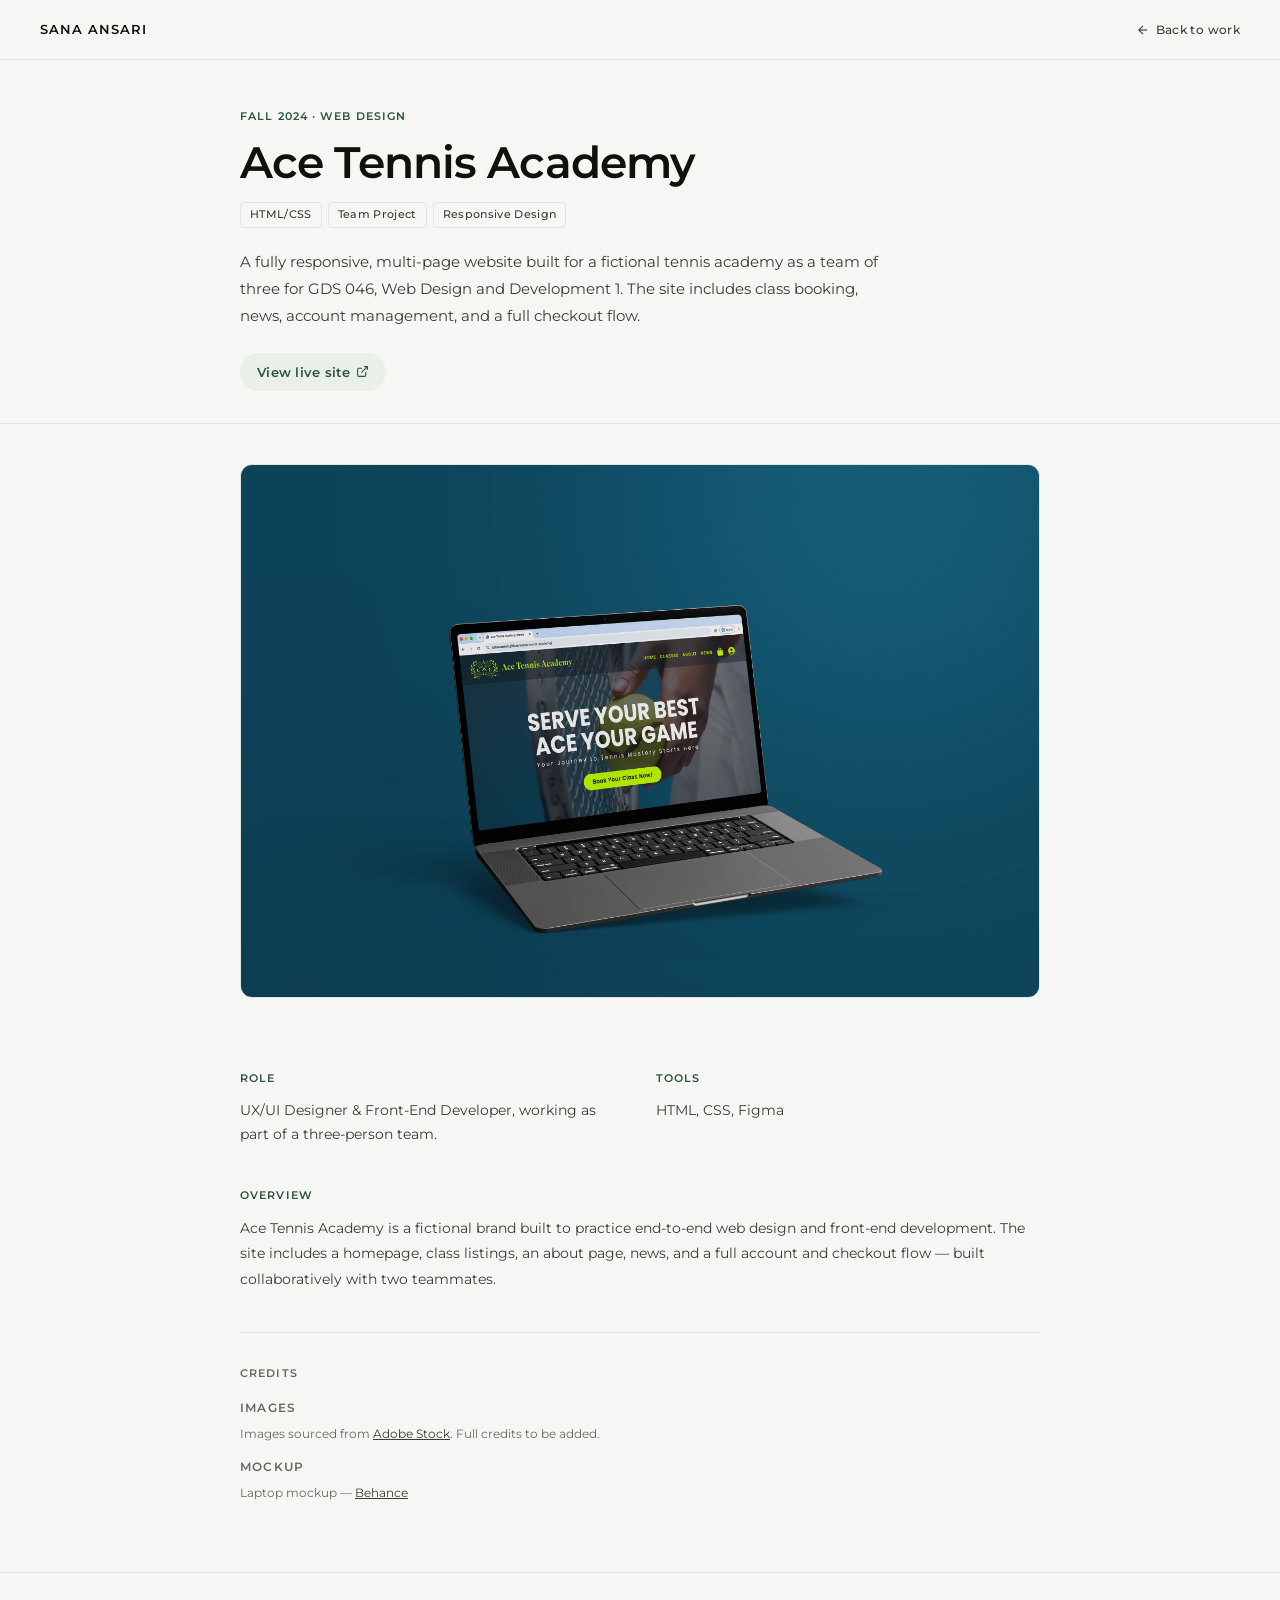
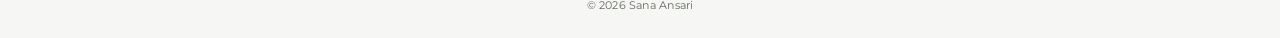
<file: projects/ace-tennis.html>
<!DOCTYPE html>
<html lang="en">
<head>
<meta charset="UTF-8">
<meta name="viewport" content="width=device-width, initial-scale=1.0">
<title>Ace Tennis Academy — Sana Ansari</title>
<link rel="preconnect" href="https://fonts.googleapis.com">
<link rel="preconnect" href="https://fonts.gstatic.com" crossorigin>
<link rel="stylesheet" href="detail.css">
</head>
<body>

<nav>
  <a href="../index.html" class="nav-logo">Sana Ansari</a>
  <a href="../index.html#work" class="back-link">
    <svg viewBox="0 0 24 24" fill="none" stroke="currentColor" stroke-width="2"><line x1="19" y1="12" x2="5" y2="12"/><polyline points="12,19 5,12 12,5"/></svg>
    Back to work
  </a>
</nav>

<section class="detail-hero">
  <div class="container">
    <p class="detail-year">Fall 2024 · Web Design</p>
    <h1 class="detail-title">Ace Tennis Academy</h1>
    <div class="detail-tags">
      <span class="tag">HTML/CSS</span>
      <span class="tag">Team Project</span>
      <span class="tag">Responsive Design</span>
    </div>
    <p class="detail-desc">A fully responsive, multi-page website built for a fictional tennis academy as a team of three for GDS 046, Web Design and Development 1. The site includes class booking, news, account management, and a full checkout flow.</p>
    <a href="https://sanauansari.github.io/ace-tennis-academy/" target="_blank" rel="noopener" class="detail-link">
      View live site
      <svg width="13" height="13" viewBox="0 0 24 24" fill="none" stroke="currentColor" stroke-width="2"><path d="M18 13v6a2 2 0 01-2 2H5a2 2 0 01-2-2V8a2 2 0 012-2h6"/><polyline points="15,3 21,3 21,9"/><line x1="10" y1="14" x2="21" y2="3"/></svg>
    </a>
  </div>
</section>

<section class="media-section">
  <div class="container">
    <div class="media-main">
      <img src="../images/tennis.jpg" alt="Ace Tennis Academy website displayed on a laptop mockup">
    </div>
  </div>
</section>

<section class="info-section">
  <div class="container">
    <div class="info-grid">
      <div class="info-block">
        <h3>Role</h3>
        <p>UX/UI Designer &amp; Front-End Developer, working as part of a three-person team.</p>
      </div>
      <div class="info-block">
        <h3>Tools</h3>
        <p>HTML, CSS, Figma</p>
      </div>
    </div>

    <div class="full-block">
      <h3>Overview</h3>
      <p>Ace Tennis Academy is a fictional brand built to practice end-to-end web design and front-end development. The site includes a homepage, class listings, an about page, news, and a full account and checkout flow — built collaboratively with two teammates.</p>
    </div>

    <div class="credits-block">
      <h3>Credits</h3>
      <p class="credits-cat">Images</p>
      <p>Images sourced from <a href="https://stock.adobe.com" target="_blank">Adobe Stock</a>. Full credits to be added.</p>
      <p class="credits-cat">Mockup</p>
      <p>Laptop mockup — <a href="https://www.behance.net/gallery/180625045/Free-Laptop-Mockup?tracking_source=search_projects|free+website+mockup&l=1" target="_blank">Behance</a></p>
    </div>
  </div>
</section>

<footer>
  <p>© 2026 Sana Ansari</p>
</footer>

</body>
</html>
</file>
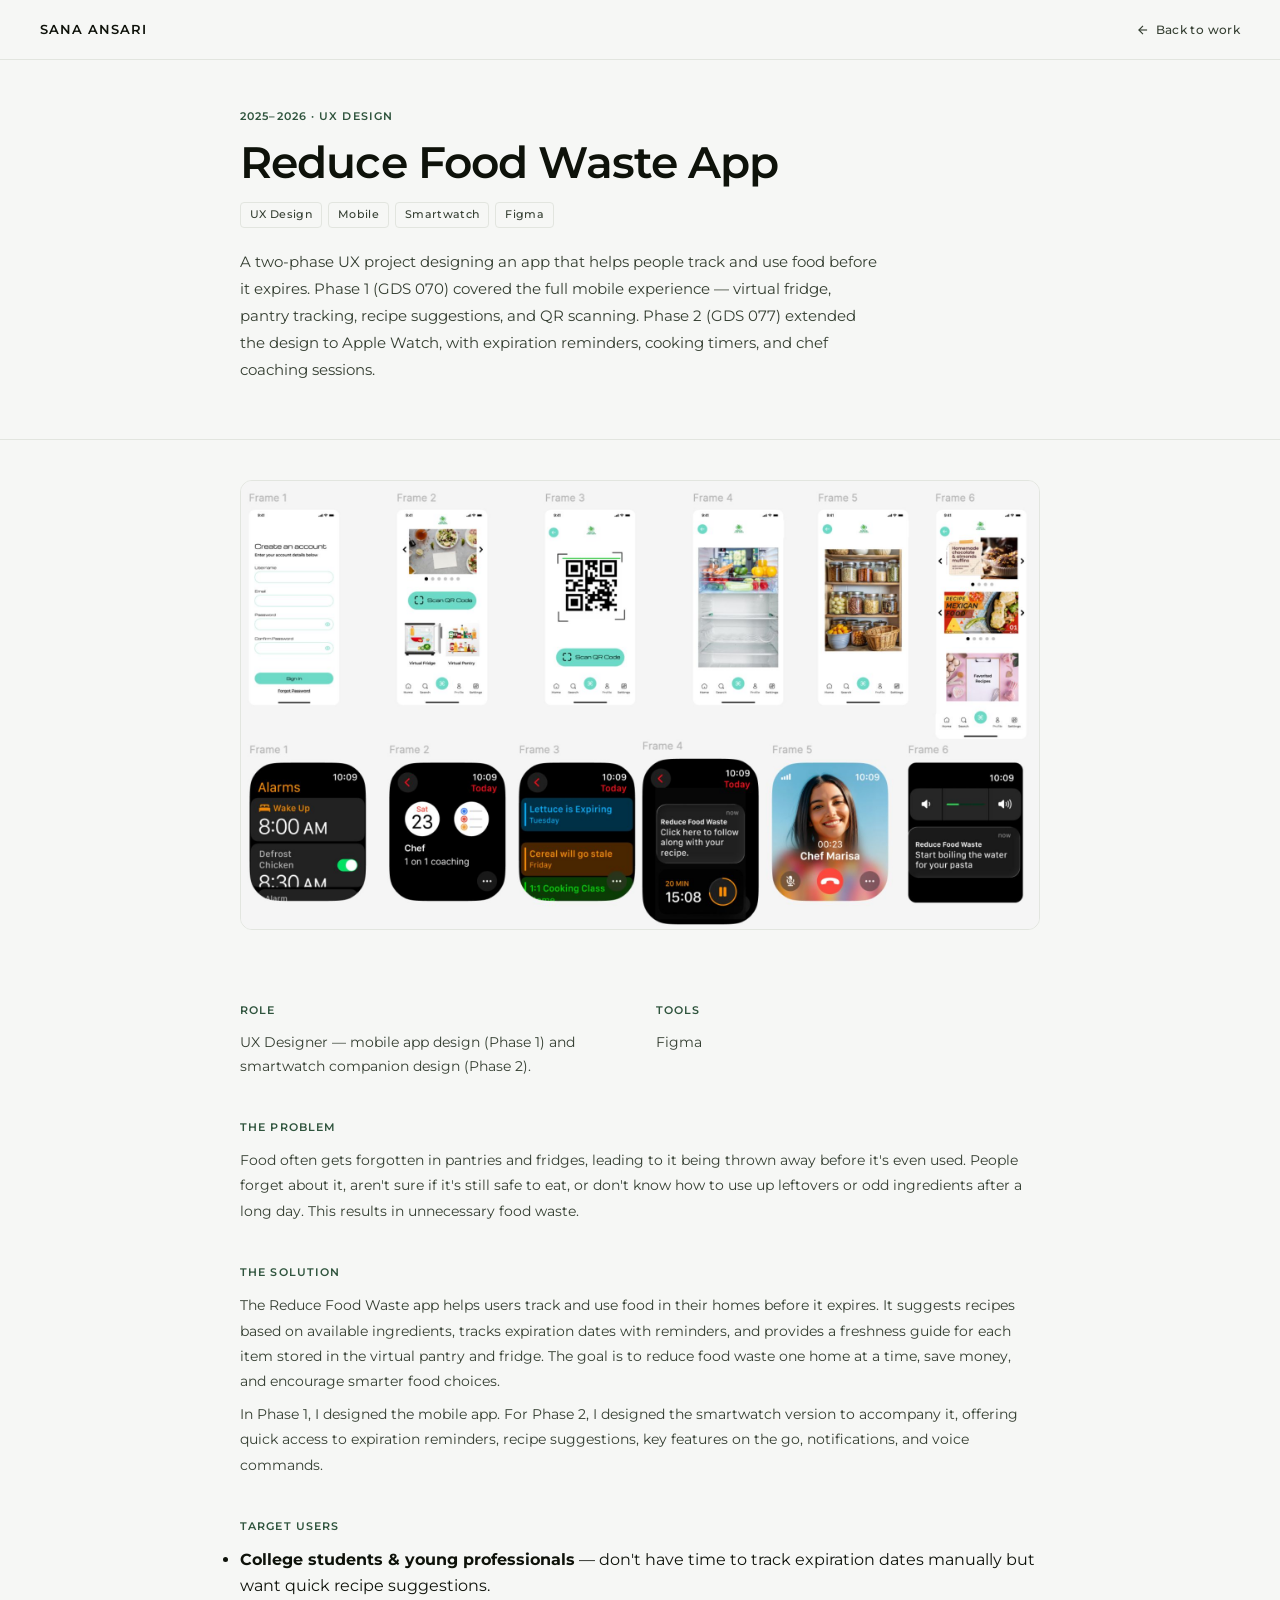
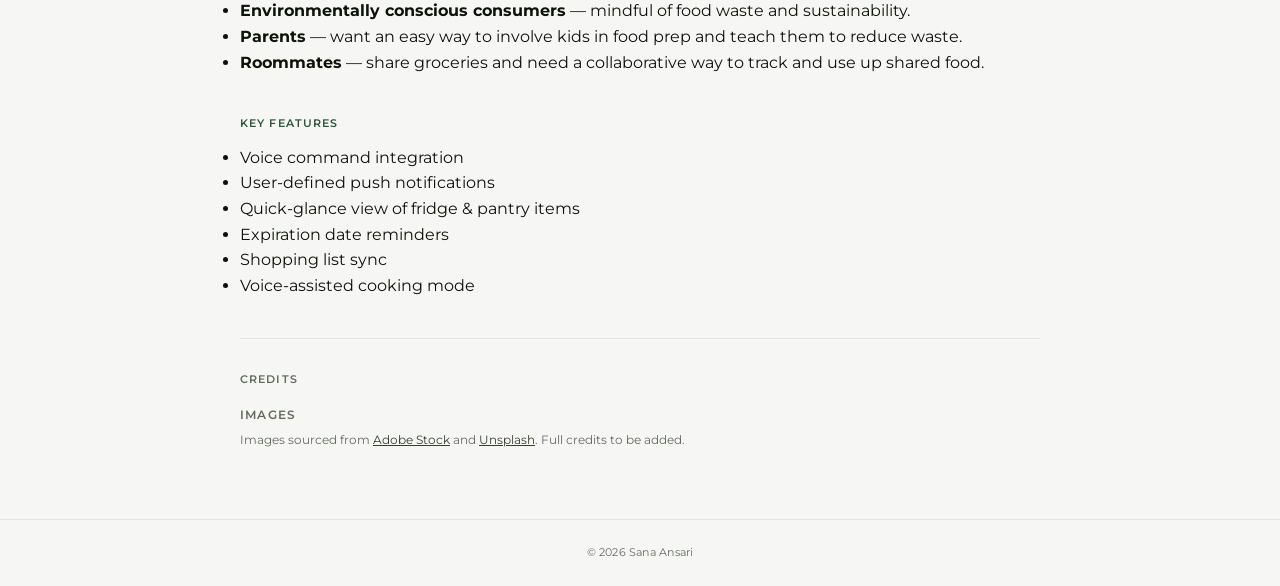
<file: projects/food-waste.html>
<!DOCTYPE html>
<html lang="en">
<head>
<meta charset="UTF-8">
<meta name="viewport" content="width=device-width, initial-scale=1.0">
<title>Reduce Food Waste App — Sana Ansari</title>
<link rel="preconnect" href="https://fonts.googleapis.com">
<link rel="preconnect" href="https://fonts.gstatic.com" crossorigin>
<link rel="stylesheet" href="detail.css">
</head>
<body>

<nav>
  <a href="../index.html" class="nav-logo">Sana Ansari</a>
  <a href="../index.html#work" class="back-link">
    <svg viewBox="0 0 24 24" fill="none" stroke="currentColor" stroke-width="2"><line x1="19" y1="12" x2="5" y2="12"/><polyline points="12,19 5,12 12,5"/></svg>
    Back to work
  </a>
</nav>

<section class="detail-hero">
  <div class="container">
    <p class="detail-year">2025–2026 · UX Design</p>
    <h1 class="detail-title">Reduce Food Waste App</h1>
    <div class="detail-tags">
      <span class="tag">UX Design</span>
      <span class="tag">Mobile</span>
      <span class="tag">Smartwatch</span>
      <span class="tag">Figma</span>
    </div>
    <p class="detail-desc">A two-phase UX project designing an app that helps people track and use food before it expires. Phase 1 (GDS 070) covered the full mobile experience — virtual fridge, pantry tracking, recipe suggestions, and QR scanning. Phase 2 (GDS 077) extended the design to Apple Watch, with expiration reminders, cooking timers, and chef coaching sessions.</p>
  </div>
</section>

<section class="media-section">
  <div class="container">
    <div class="media-main">
      <img src="../images/food-waste-mobile-2.jpg" alt="Reduce Food Waste mobile app screens">
    </div>
  </div>
</section>

<section class="info-section">
  <div class="container">
    <div class="info-grid">
      <div class="info-block">
        <h3>Role</h3>
        <p>UX Designer — mobile app design (Phase 1) and smartwatch companion design (Phase 2).</p>
      </div>
      <div class="info-block">
        <h3>Tools</h3>
        <p>Figma</p>
      </div>
    </div>

    <div class="full-block">
      <h3>The problem</h3>
      <p>Food often gets forgotten in pantries and fridges, leading to it being thrown away before it's even used. People forget about it, aren't sure if it's still safe to eat, or don't know how to use up leftovers or odd ingredients after a long day. This results in unnecessary food waste.</p>
    </div>

    <div class="full-block">
      <h3>The solution</h3>
      <p>The Reduce Food Waste app helps users track and use food in their homes before it expires. It suggests recipes based on available ingredients, tracks expiration dates with reminders, and provides a freshness guide for each item stored in the virtual pantry and fridge. The goal is to reduce food waste one home at a time, save money, and encourage smarter food choices.</p>
      <p>In Phase 1, I designed the mobile app. For Phase 2, I designed the smartwatch version to accompany it, offering quick access to expiration reminders, recipe suggestions, key features on the go, notifications, and voice commands.</p>
    </div>

    <div class="full-block">
      <h3>Target users</h3>
      <ul style="margin-top: 0.5rem;">
        <li><strong>College students &amp; young professionals</strong> — don't have time to track expiration dates manually but want quick recipe suggestions.</li>
        <li><strong>Environmentally conscious consumers</strong> — mindful of food waste and sustainability.</li>
        <li><strong>Parents</strong> — want an easy way to involve kids in food prep and teach them to reduce waste.</li>
        <li><strong>Roommates</strong> — share groceries and need a collaborative way to track and use up shared food.</li>
      </ul>
    </div>

    <div class="full-block">
      <h3>Key features</h3>
      <ul style="margin-top: 0.5rem;">
        <li>Voice command integration</li>
        <li>User-defined push notifications</li>
        <li>Quick-glance view of fridge &amp; pantry items</li>
        <li>Expiration date reminders</li>
        <li>Shopping list sync</li>
        <li>Voice-assisted cooking mode</li>
      </ul>
    </div>

    <div class="credits-block">
      <h3>Credits</h3>
      <p class="credits-cat">Images</p>
      <p>Images sourced from <a href="https://stock.adobe.com" target="_blank">Adobe Stock</a> and <a href="https://unsplash.com" target="_blank">Unsplash</a>. Full credits to be added.</p>
    </div>
  </div>
</section>

<footer>
  <p>© 2026 Sana Ansari</p>
</footer>

</body>
</html>
</file>
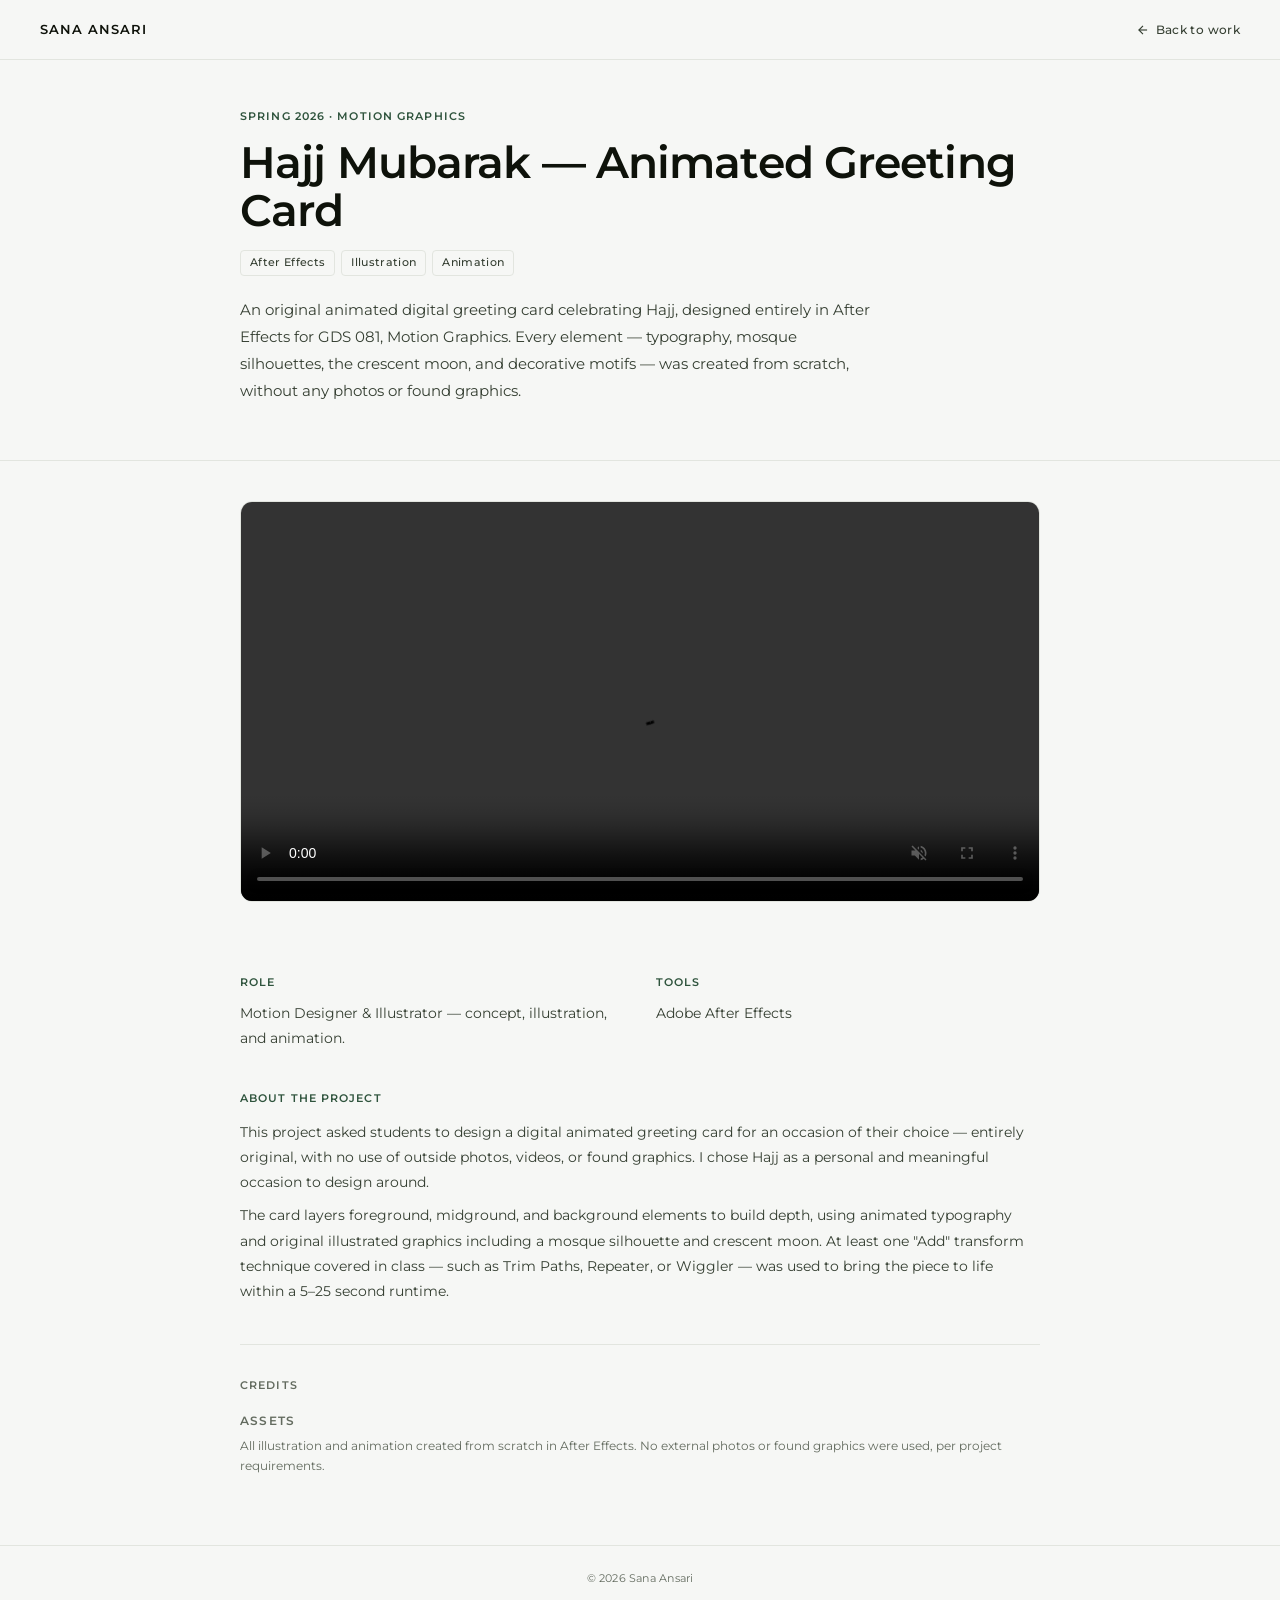
<file: projects/hajj-mubarak.html>
<!DOCTYPE html>
<html lang="en">
<head>
<meta charset="UTF-8">
<meta name="viewport" content="width=device-width, initial-scale=1.0">
<title>Hajj Mubarak — Sana Ansari</title>
<link rel="preconnect" href="https://fonts.googleapis.com">
<link rel="preconnect" href="https://fonts.gstatic.com" crossorigin>
<link rel="stylesheet" href="detail.css">
</head>
<body>

<nav>
  <a href="../index.html" class="nav-logo">Sana Ansari</a>
  <a href="../index.html#work" class="back-link">
    <svg viewBox="0 0 24 24" fill="none" stroke="currentColor" stroke-width="2"><line x1="19" y1="12" x2="5" y2="12"/><polyline points="12,19 5,12 12,5"/></svg>
    Back to work
  </a>
</nav>

<section class="detail-hero">
  <div class="container">
    <p class="detail-year">Spring 2026 · Motion Graphics</p>
    <h1 class="detail-title">Hajj Mubarak — Animated Greeting Card</h1>
    <div class="detail-tags">
      <span class="tag">After Effects</span>
      <span class="tag">Illustration</span>
      <span class="tag">Animation</span>
    </div>
    <p class="detail-desc">An original animated digital greeting card celebrating Hajj, designed entirely in After Effects for GDS 081, Motion Graphics. Every element — typography, mosque silhouettes, the crescent moon, and decorative motifs — was created from scratch, without any photos or found graphics.</p>
  </div>
</section>

<section class="media-section">
  <div class="container">
    <div class="media-main">
      <video controls autoplay loop muted playsinline>
        <source src="../images/hajj-mubarak.mp4" type="video/mp4">
      </video>
    </div>
  </div>
</section>

<section class="info-section">
  <div class="container">
    <div class="info-grid">
      <div class="info-block">
        <h3>Role</h3>
        <p>Motion Designer &amp; Illustrator — concept, illustration, and animation.</p>
      </div>
      <div class="info-block">
        <h3>Tools</h3>
        <p>Adobe After Effects</p>
      </div>
    </div>

    <div class="full-block">
      <h3>About the project</h3>
      <p>This project asked students to design a digital animated greeting card for an occasion of their choice — entirely original, with no use of outside photos, videos, or found graphics. I chose Hajj as a personal and meaningful occasion to design around.</p>
      <p>The card layers foreground, midground, and background elements to build depth, using animated typography and original illustrated graphics including a mosque silhouette and crescent moon. At least one "Add" transform technique covered in class — such as Trim Paths, Repeater, or Wiggler — was used to bring the piece to life within a 5–25 second runtime.</p>
    </div>

    <div class="credits-block">
      <h3>Credits</h3>
      <p class="credits-cat">Assets</p>
      <p>All illustration and animation created from scratch in After Effects. No external photos or found graphics were used, per project requirements.</p>
    </div>
  </div>
</section>

<footer>
  <p>© 2026 Sana Ansari</p>
</footer>

</body>
</html>
</file>
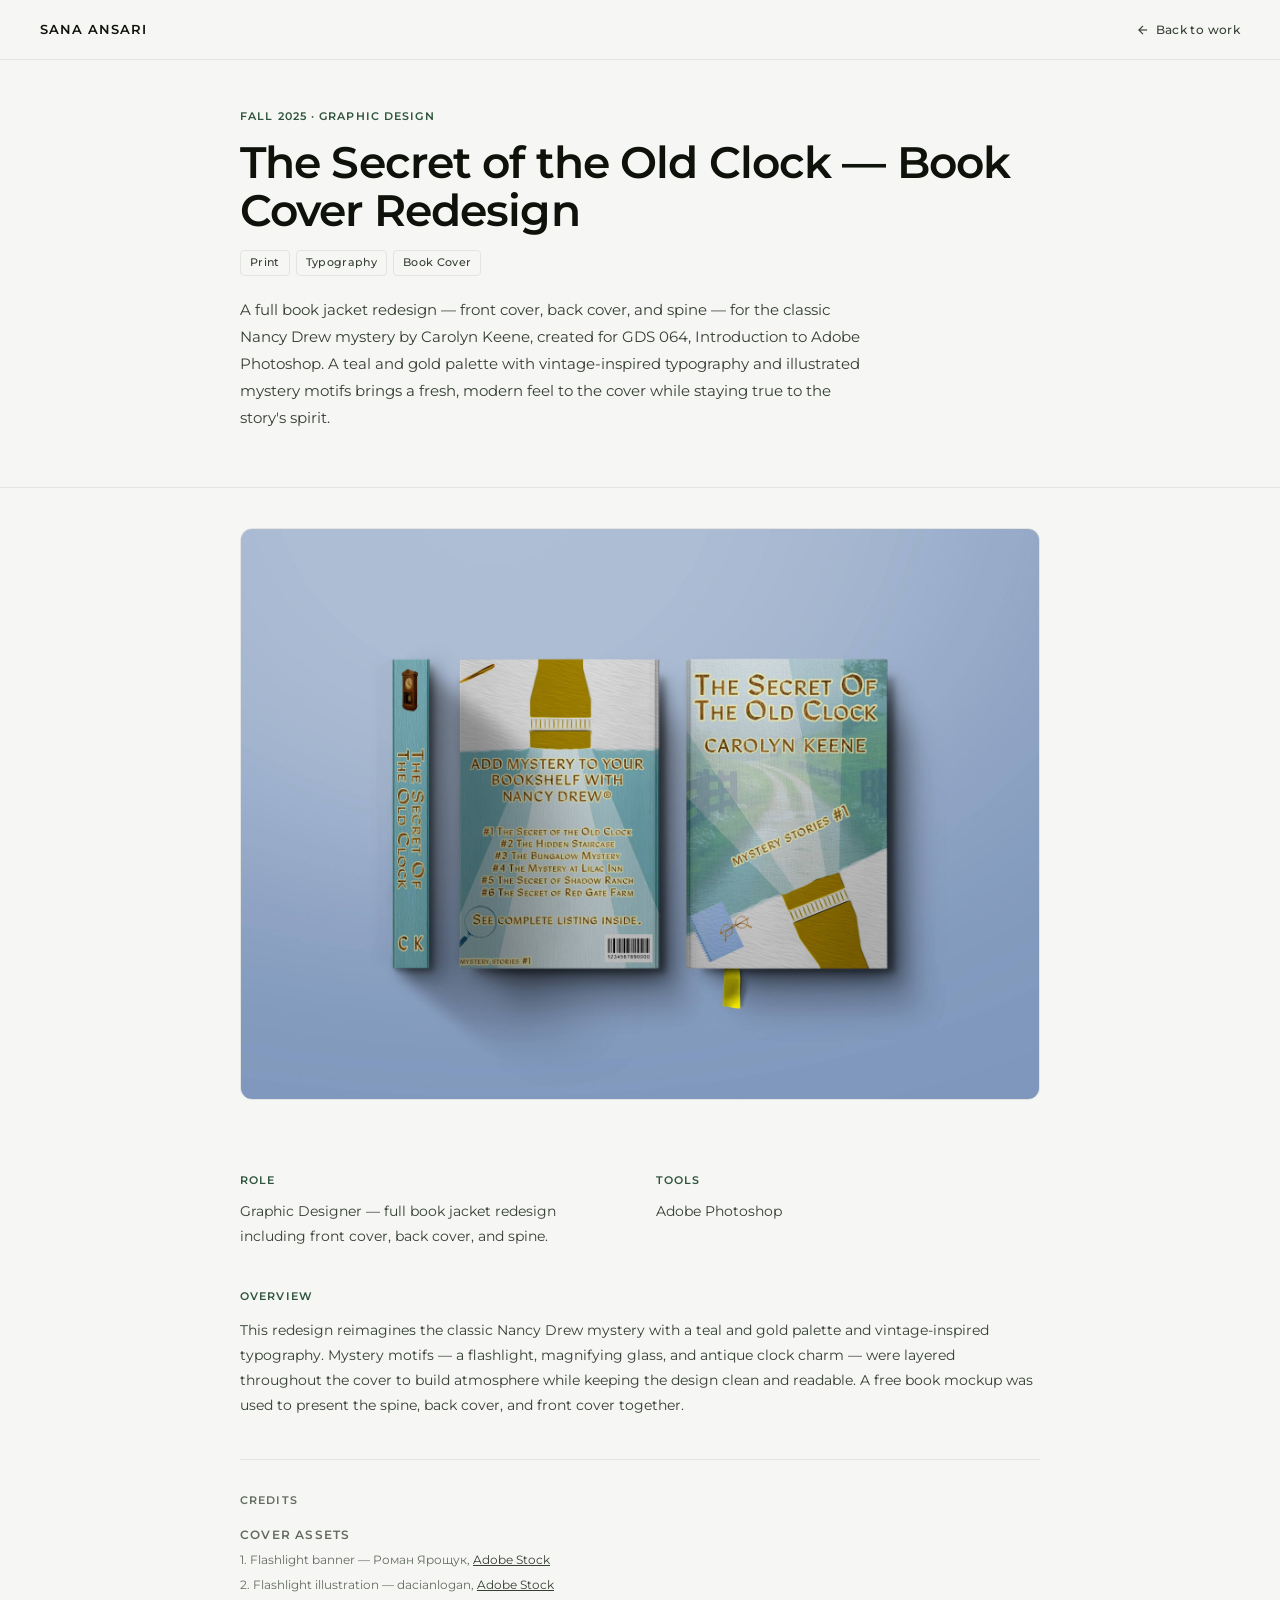
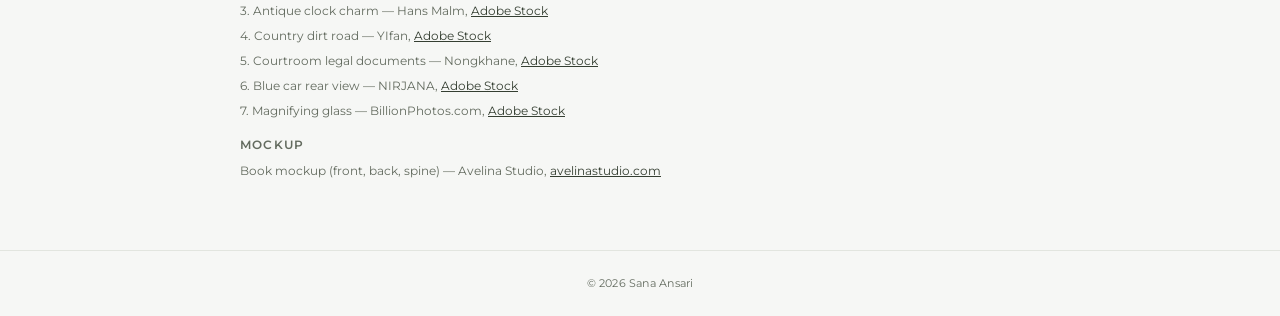
<file: projects/old-clock.html>
<!DOCTYPE html>
<html lang="en">
<head>
<meta charset="UTF-8">
<meta name="viewport" content="width=device-width, initial-scale=1.0">
<title>The Secret of the Old Clock — Sana Ansari</title>
<link rel="preconnect" href="https://fonts.googleapis.com">
<link rel="preconnect" href="https://fonts.gstatic.com" crossorigin>
<link rel="stylesheet" href="detail.css">
</head>
<body>

<nav>
  <a href="../index.html" class="nav-logo">Sana Ansari</a>
  <a href="../index.html#work" class="back-link">
    <svg viewBox="0 0 24 24" fill="none" stroke="currentColor" stroke-width="2"><line x1="19" y1="12" x2="5" y2="12"/><polyline points="12,19 5,12 12,5"/></svg>
    Back to work
  </a>
</nav>

<section class="detail-hero">
  <div class="container">
    <p class="detail-year">Fall 2025 · Graphic Design</p>
    <h1 class="detail-title">The Secret of the Old Clock — Book Cover Redesign</h1>
    <div class="detail-tags">
      <span class="tag">Print</span>
      <span class="tag">Typography</span>
      <span class="tag">Book Cover</span>
    </div>
    <p class="detail-desc">A full book jacket redesign — front cover, back cover, and spine — for the classic Nancy Drew mystery by Carolyn Keene, created for GDS 064, Introduction to Adobe Photoshop. A teal and gold palette with vintage-inspired typography and illustrated mystery motifs brings a fresh, modern feel to the cover while staying true to the story's spirit.</p>
  </div>
</section>

<section class="media-section">
  <div class="container">
    <div class="media-main">
      <img src="../images/old-clock.jpg" alt="The Secret of the Old Clock book mockup — spine, back cover, and front cover">
    </div>
  </div>
</section>

<section class="info-section">
  <div class="container">
    <div class="info-grid">
      <div class="info-block">
        <h3>Role</h3>
        <p>Graphic Designer — full book jacket redesign including front cover, back cover, and spine.</p>
      </div>
      <div class="info-block">
        <h3>Tools</h3>
        <p>Adobe Photoshop</p>
      </div>
    </div>

    <div class="full-block">
      <h3>Overview</h3>
      <p>This redesign reimagines the classic Nancy Drew mystery with a teal and gold palette and vintage-inspired typography. Mystery motifs — a flashlight, magnifying glass, and antique clock charm — were layered throughout the cover to build atmosphere while keeping the design clean and readable. A free book mockup was used to present the spine, back cover, and front cover together.</p>
    </div>

    <div class="credits-block">
      <h3>Credits</h3>
      <p class="credits-cat">Cover assets</p>
      <p>1. Flashlight banner — Роман Ярощук, <a href="https://stock.adobe.com/images/flashlight-banner-with-flashlight-and-ray-of-light-vector-illustration/448797744" target="_blank">Adobe Stock</a></p>
      <p>2. Flashlight illustration — dacianlogan, <a href="https://stock.adobe.com/images/flashlight-illustration/88221350" target="_blank">Adobe Stock</a></p>
      <p>3. Antique clock charm — Hans Malm, <a href="https://stock.adobe.com/images/early-twentieth-century-timepiece-charm/1743973320" target="_blank">Adobe Stock</a></p>
      <p>4. Country dirt road — YIfan, <a href="https://stock.adobe.com/images/a-dirt-road-with-a-black-fence-on-each-side-surrounded-by-green-grass-and-wildflowers-in-the-springtime/1342665498" target="_blank">Adobe Stock</a></p>
      <p>5. Courtroom legal documents — Nongkhane, <a href="https://stock.adobe.com/images/bankruptcy-hearing-process-courtroom-legal-documents-serious-environment-closeup-view-justice-and-accountability/1373781040" target="_blank">Adobe Stock</a></p>
      <p>6. Blue car rear view — NIRJANA, <a href="https://stock.adobe.com/images/blue-car-rear-view-isolated-on-white-background-n-modern-vehicle-backside-for-auto-design-transport-concepts-and-marketing-use/1509213724" target="_blank">Adobe Stock</a></p>
      <p>7. Magnifying glass — BillionPhotos.com, <a href="https://stock.adobe.com/images/magnifying-glass-isolated-on-a-white-background/536979520" target="_blank">Adobe Stock</a></p>
      <p class="credits-cat">Mockup</p>
      <p>Book mockup (front, back, spine) — Avelina Studio, <a href="https://avelinastudio.com/product/free-book-mockup-front-back-spine/" target="_blank">avelinastudio.com</a></p>
    </div>
  </div>
</section>

<footer>
  <p>© 2026 Sana Ansari</p>
</footer>

</body>
</html>
</file>
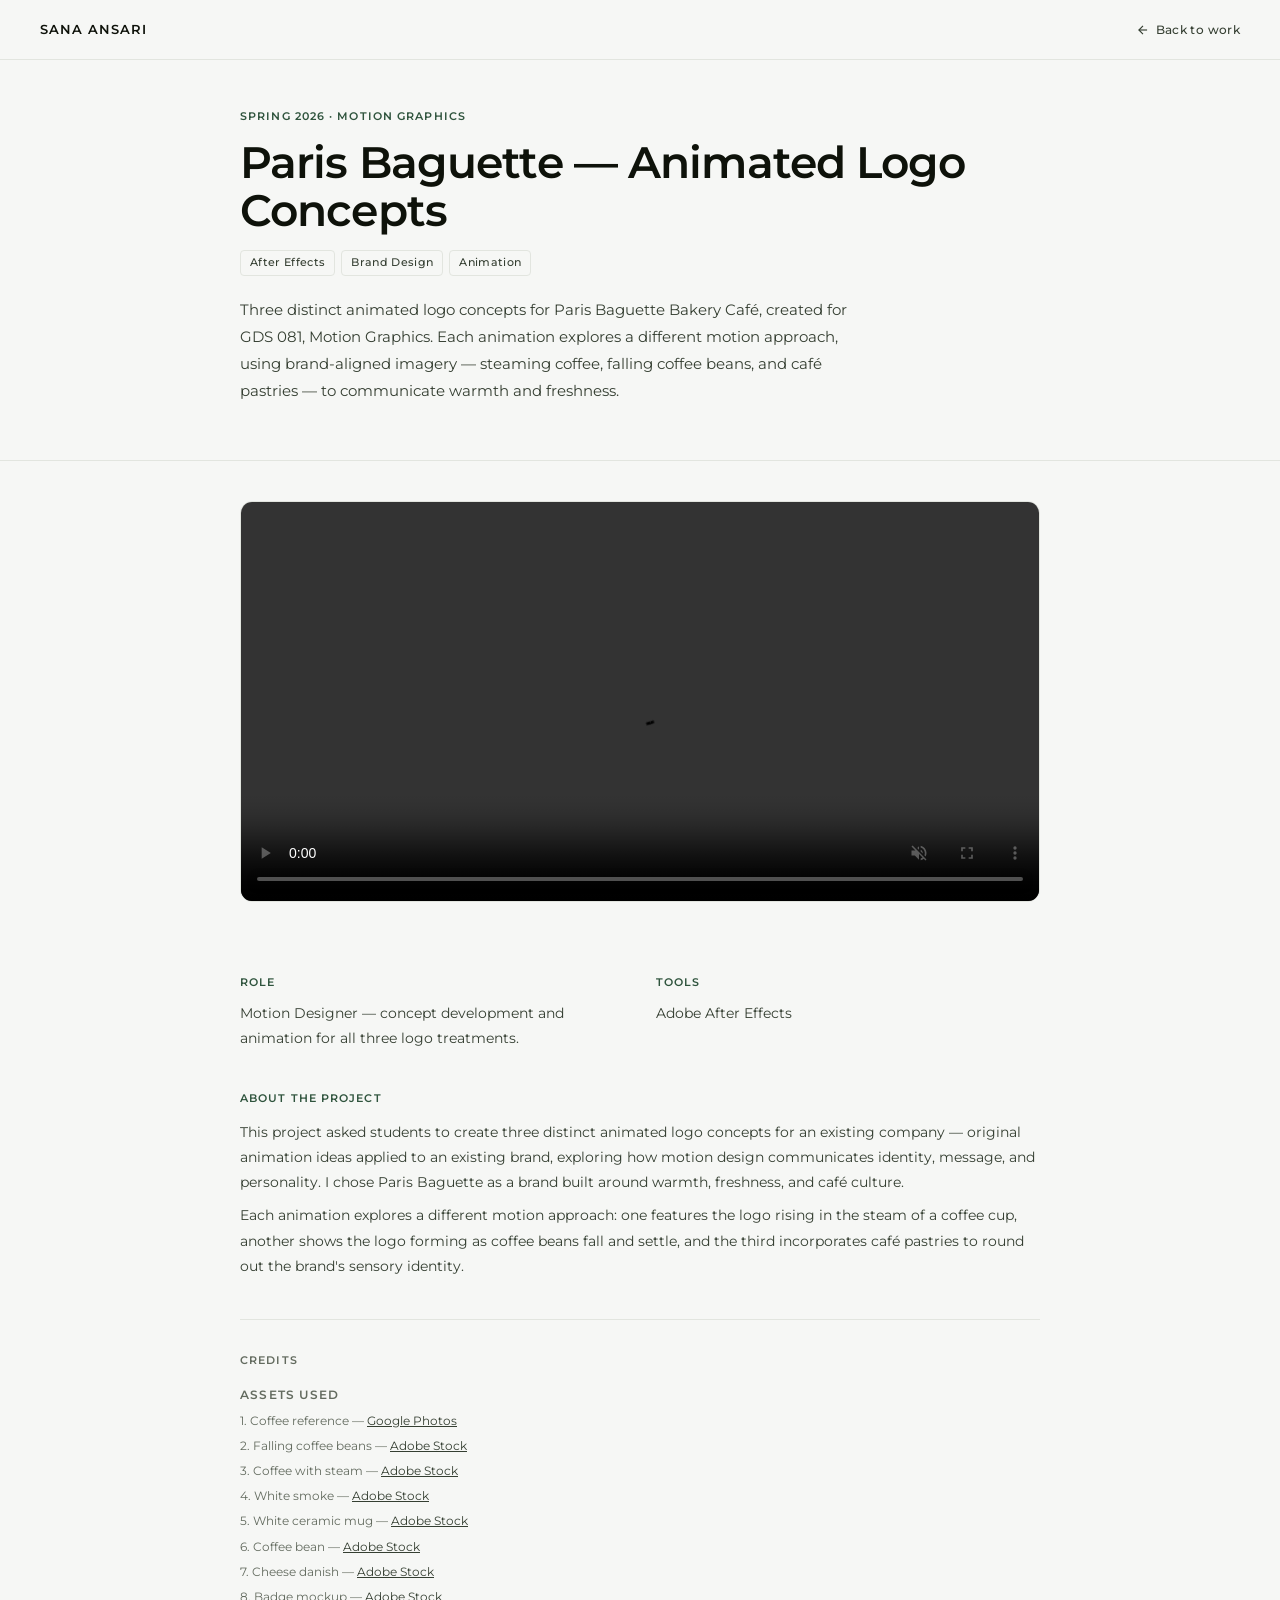
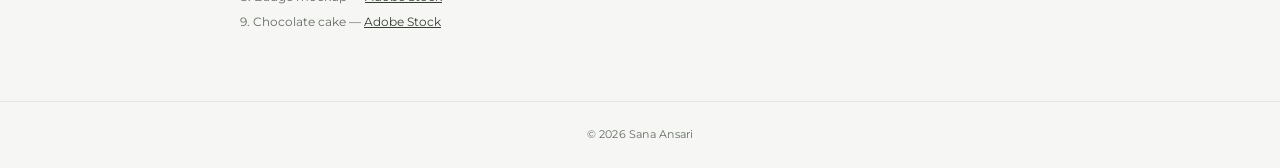
<file: projects/paris-baguette.html>
<!DOCTYPE html>
<html lang="en">
<head>
<meta charset="UTF-8">
<meta name="viewport" content="width=device-width, initial-scale=1.0">
<title>Paris Baguette — Sana Ansari</title>
<link rel="preconnect" href="https://fonts.googleapis.com">
<link rel="preconnect" href="https://fonts.gstatic.com" crossorigin>
<link rel="stylesheet" href="detail.css">
</head>
<body>

<nav>
  <a href="../index.html" class="nav-logo">Sana Ansari</a>
  <a href="../index.html#work" class="back-link">
    <svg viewBox="0 0 24 24" fill="none" stroke="currentColor" stroke-width="2"><line x1="19" y1="12" x2="5" y2="12"/><polyline points="12,19 5,12 12,5"/></svg>
    Back to work
  </a>
</nav>

<section class="detail-hero">
  <div class="container">
    <p class="detail-year">Spring 2026 · Motion Graphics</p>
    <h1 class="detail-title">Paris Baguette — Animated Logo Concepts</h1>
    <div class="detail-tags">
      <span class="tag">After Effects</span>
      <span class="tag">Brand Design</span>
      <span class="tag">Animation</span>
    </div>
    <p class="detail-desc">Three distinct animated logo concepts for Paris Baguette Bakery Café, created for GDS 081, Motion Graphics. Each animation explores a different motion approach, using brand-aligned imagery — steaming coffee, falling coffee beans, and café pastries — to communicate warmth and freshness.</p>
  </div>
</section>

<section class="media-section">
  <div class="container">
    <div class="media-main">
      <video controls autoplay loop muted playsinline>
        <source src="../images/paris-baguette.mp4" type="video/mp4">
      </video>
    </div>
  </div>
</section>

<section class="info-section">
  <div class="container">
    <div class="info-grid">
      <div class="info-block">
        <h3>Role</h3>
        <p>Motion Designer — concept development and animation for all three logo treatments.</p>
      </div>
      <div class="info-block">
        <h3>Tools</h3>
        <p>Adobe After Effects</p>
      </div>
    </div>

    <div class="full-block">
      <h3>About the project</h3>
      <p>This project asked students to create three distinct animated logo concepts for an existing company — original animation ideas applied to an existing brand, exploring how motion design communicates identity, message, and personality. I chose Paris Baguette as a brand built around warmth, freshness, and café culture.</p>
      <p>Each animation explores a different motion approach: one features the logo rising in the steam of a coffee cup, another shows the logo forming as coffee beans fall and settle, and the third incorporates café pastries to round out the brand's sensory identity.</p>
    </div>

    <div class="credits-block">
      <h3>Credits</h3>
      <p class="credits-cat">Assets used</p>
      <p>1. Coffee reference — <a href="https://share.google/CsjMO96jxajoHZdf6" target="_blank">Google Photos</a></p>
      <p>2. Falling coffee beans — <a href="https://stock.adobe.com/images/falling-roasted-coffee-beans-isolated-on-transparent-background/777564079" target="_blank">Adobe Stock</a></p>
      <p>3. Coffee with steam — <a href="https://stock.adobe.com/images/aromatic-cup-of-black-coffee-with-rising-steam-isolated-on-transparent-background-perfect-for-a-morning-pickmeup-or-a-relaxing-break/1729395268" target="_blank">Adobe Stock</a></p>
      <p>4. White smoke — <a href="https://stock.adobe.com/images/white-smoke-transparent/563890924" target="_blank">Adobe Stock</a></p>
      <p>5. White ceramic mug — <a href="https://stock.adobe.com/images/white-ceramic-mug-isolated-on-empty-background/527444697" target="_blank">Adobe Stock</a></p>
      <p>6. Coffee bean — <a href="https://stock.adobe.com/images/coffee-bean-isolated-on-transparent-background-png/529259468" target="_blank">Adobe Stock</a></p>
      <p>7. Cheese danish — <a href="https://stock.adobe.com/images/cheese-danish-pastry-top-view-isolated-on-transparent-background/868939824" target="_blank">Adobe Stock</a></p>
      <p>8. Badge mockup — <a href="https://stock.adobe.com/templates/circle-round-pin-badge-mockup-template/1709363164" target="_blank">Adobe Stock</a></p>
      <p>9. Chocolate cake — <a href="https://stock.adobe.com/images/chocolate-cake-with-chocolate-creame-isolated-on-white/536964018" target="_blank">Adobe Stock</a></p>
    </div>
  </div>
</section>

<footer>
  <p>© 2026 Sana Ansari</p>
</footer>

</body>
</html>
</file>
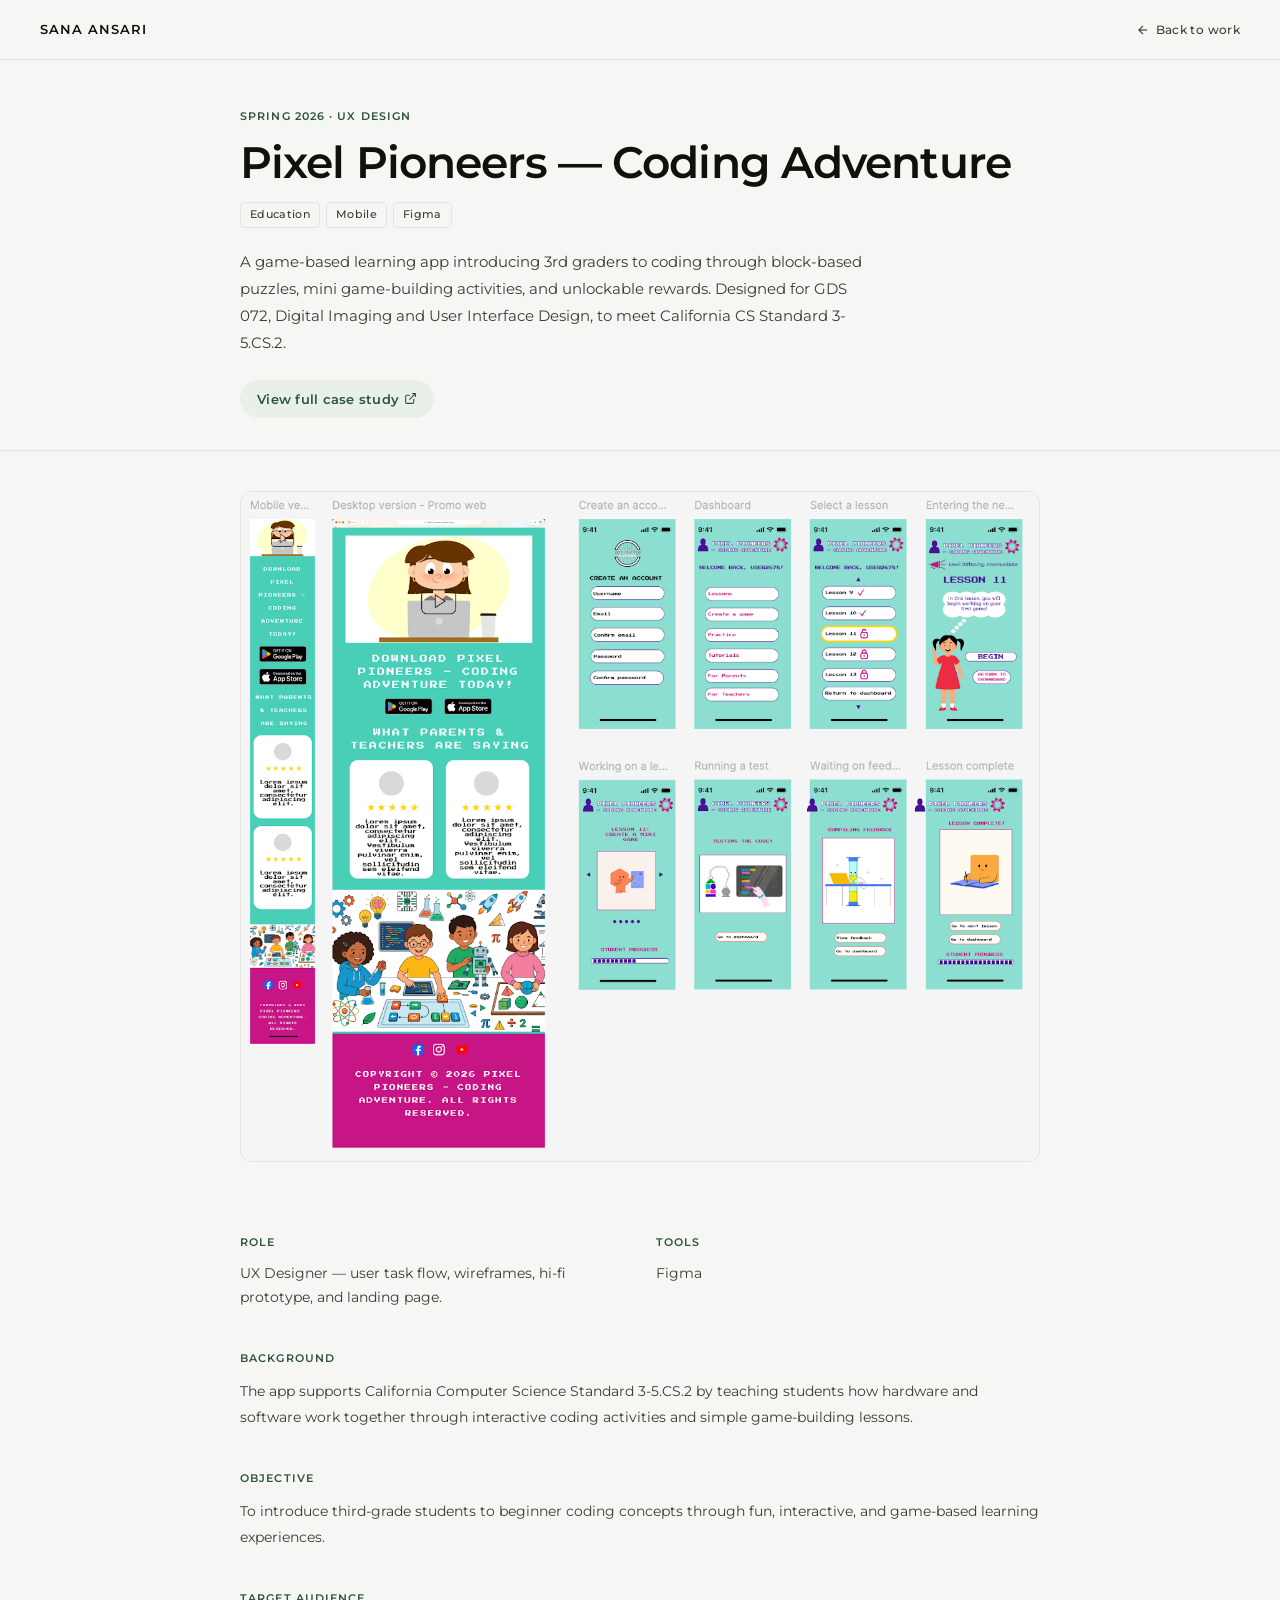
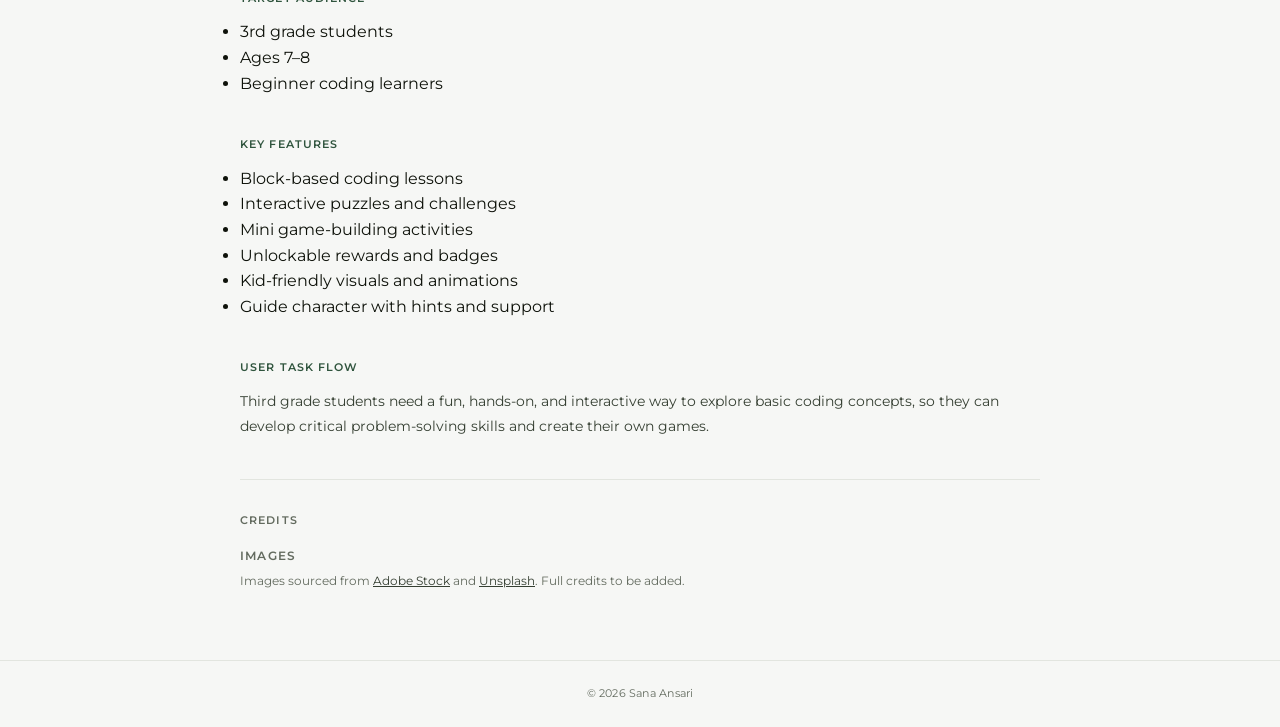
<file: projects/pixel-pioneers.html>
<!DOCTYPE html>
<html lang="en">
<head>
<meta charset="UTF-8">
<meta name="viewport" content="width=device-width, initial-scale=1.0">
<title>Pixel Pioneers — Sana Ansari</title>
<link rel="preconnect" href="https://fonts.googleapis.com">
<link rel="preconnect" href="https://fonts.gstatic.com" crossorigin>
<link rel="stylesheet" href="detail.css">
</head>
<body>

<nav>
  <a href="../index.html" class="nav-logo">Sana Ansari</a>
  <a href="../index.html#work" class="back-link">
    <svg viewBox="0 0 24 24" fill="none" stroke="currentColor" stroke-width="2"><line x1="19" y1="12" x2="5" y2="12"/><polyline points="12,19 5,12 12,5"/></svg>
    Back to work
  </a>
</nav>

<section class="detail-hero">
  <div class="container">
    <p class="detail-year">Spring 2026 · UX Design</p>
    <h1 class="detail-title">Pixel Pioneers — Coding Adventure</h1>
    <div class="detail-tags">
      <span class="tag">Education</span>
      <span class="tag">Mobile</span>
      <span class="tag">Figma</span>
    </div>
    <p class="detail-desc">A game-based learning app introducing 3rd graders to coding through block-based puzzles, mini game-building activities, and unlockable rewards. Designed for GDS 072, Digital Imaging and User Interface Design, to meet California CS Standard 3-5.CS.2.</p>
    <a href="https://sites.google.com/view/sana-ansari-gds72-spring2026/home" target="_blank" rel="noopener" class="detail-link">
      View full case study
      <svg width="13" height="13" viewBox="0 0 24 24" fill="none" stroke="currentColor" stroke-width="2"><path d="M18 13v6a2 2 0 01-2 2H5a2 2 0 01-2-2V8a2 2 0 012-2h6"/><polyline points="15,3 21,3 21,9"/><line x1="10" y1="14" x2="21" y2="3"/></svg>
    </a>
  </div>
</section>

<section class="media-section">
  <div class="container">
    <div class="media-main">
      <img src="../images/pixel-pioneers.png" alt="Pixel Pioneers app screens">
    </div>
  </div>
</section>

<section class="info-section">
  <div class="container">
    <div class="info-grid">
      <div class="info-block">
        <h3>Role</h3>
        <p>UX Designer — user task flow, wireframes, hi-fi prototype, and landing page.</p>
      </div>
      <div class="info-block">
        <h3>Tools</h3>
        <p>Figma</p>
      </div>
    </div>

    <div class="full-block">
      <h3>Background</h3>
      <p>The app supports California Computer Science Standard 3-5.CS.2 by teaching students how hardware and software work together through interactive coding activities and simple game-building lessons.</p>
    </div>

    <div class="full-block">
      <h3>Objective</h3>
      <p>To introduce third-grade students to beginner coding concepts through fun, interactive, and game-based learning experiences.</p>
    </div>

    <div class="full-block">
      <h3>Target audience</h3>
      <ul style="margin-top: 0.5rem;">
        <li>3rd grade students</li>
        <li>Ages 7–8</li>
        <li>Beginner coding learners</li>
      </ul>
    </div>

    <div class="full-block">
      <h3>Key features</h3>
      <ul style="margin-top: 0.5rem;">
        <li>Block-based coding lessons</li>
        <li>Interactive puzzles and challenges</li>
        <li>Mini game-building activities</li>
        <li>Unlockable rewards and badges</li>
        <li>Kid-friendly visuals and animations</li>
        <li>Guide character with hints and support</li>
      </ul>
    </div>

    <div class="full-block">
      <h3>User task flow</h3>
      <p>Third grade students need a fun, hands-on, and interactive way to explore basic coding concepts, so they can develop critical problem-solving skills and create their own games.</p>
    </div>

    <div class="credits-block">
      <h3>Credits</h3>
      <p class="credits-cat">Images</p>
      <p>Images sourced from <a href="https://stock.adobe.com" target="_blank">Adobe Stock</a> and <a href="https://unsplash.com" target="_blank">Unsplash</a>. Full credits to be added.</p>
    </div>
  </div>
</section>

<footer>
  <p>© 2026 Sana Ansari</p>
</footer>

</body>
</html>
</file>
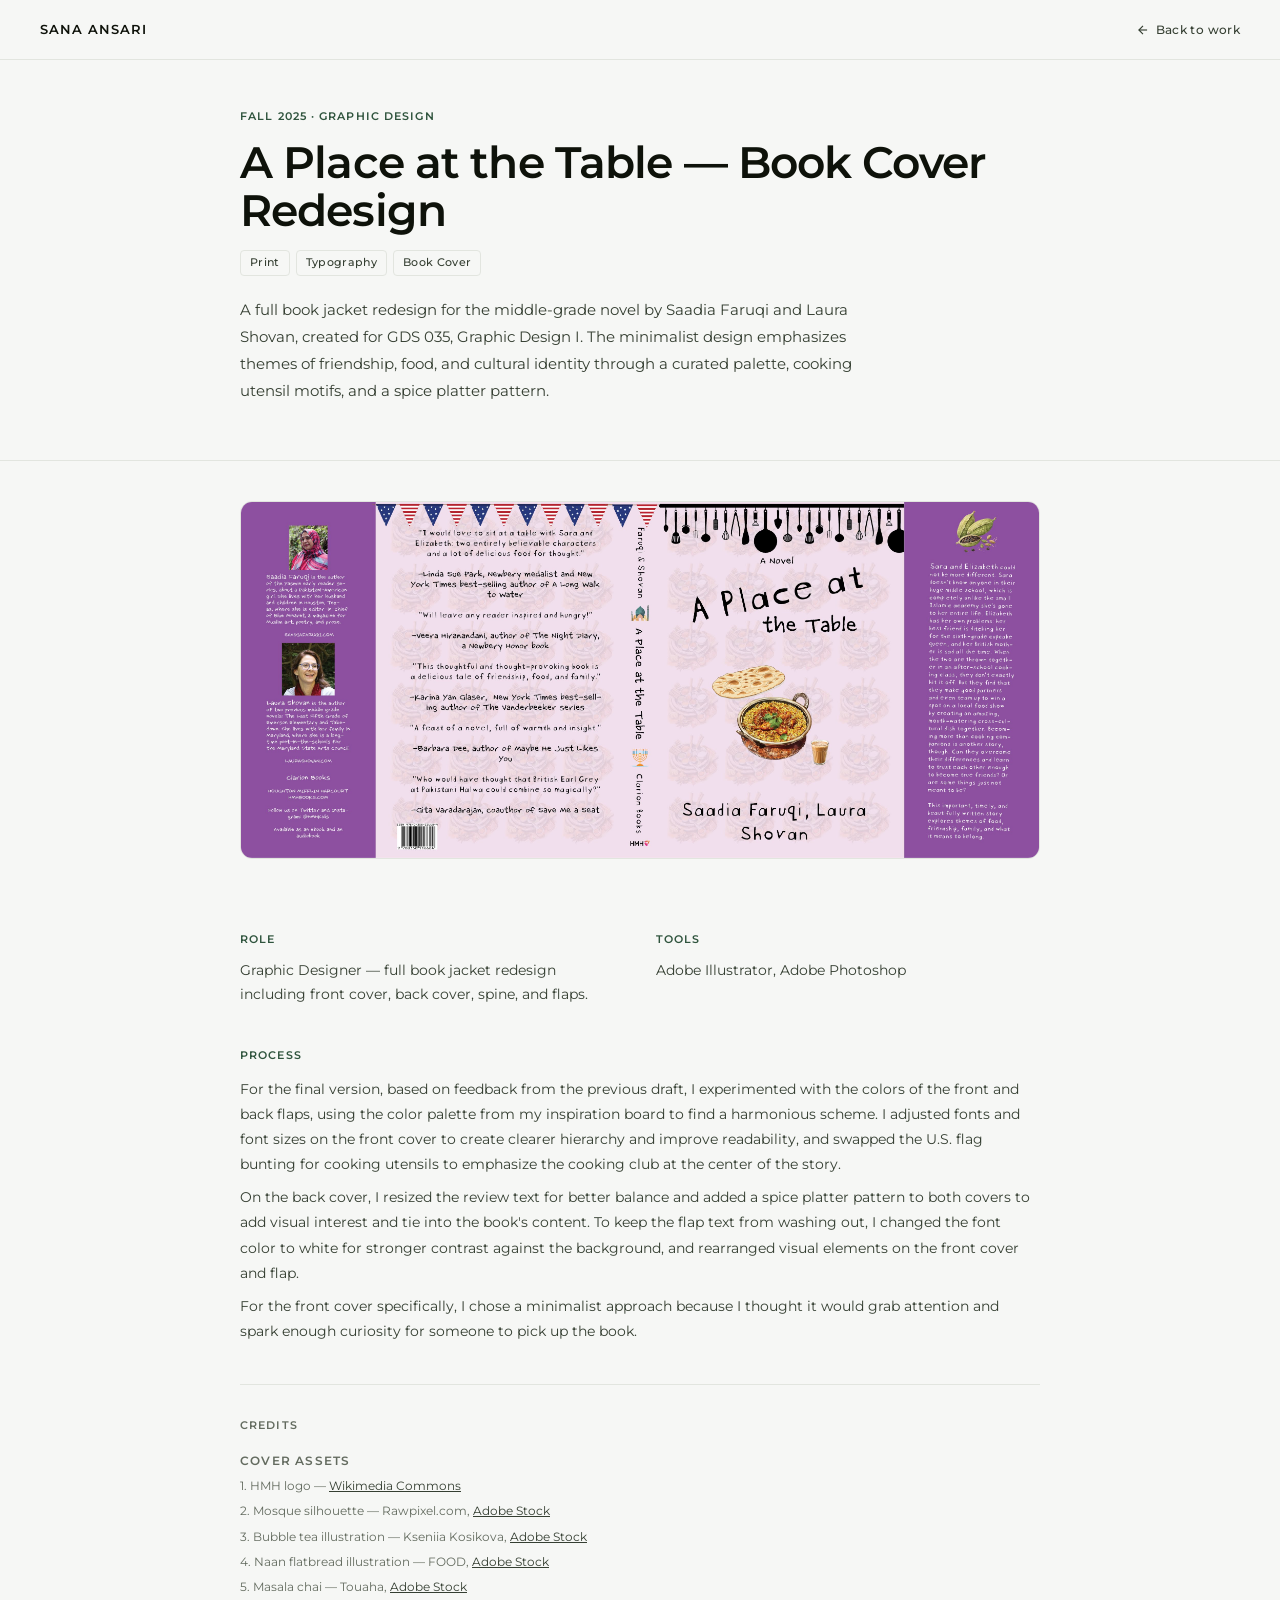
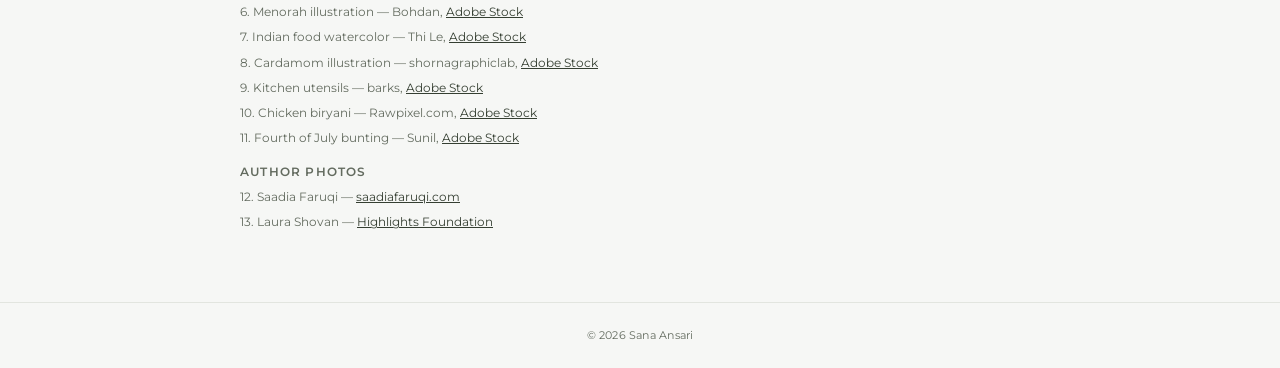
<file: projects/place-at-table.html>
<!DOCTYPE html>
<html lang="en">
<head>
<meta charset="UTF-8">
<meta name="viewport" content="width=device-width, initial-scale=1.0">
<title>A Place at the Table — Sana Ansari</title>
<link rel="preconnect" href="https://fonts.googleapis.com">
<link rel="preconnect" href="https://fonts.gstatic.com" crossorigin>
<link rel="stylesheet" href="detail.css">
</head>
<body>

<nav>
  <a href="../index.html" class="nav-logo">Sana Ansari</a>
  <a href="../index.html#work" class="back-link">
    <svg viewBox="0 0 24 24" fill="none" stroke="currentColor" stroke-width="2"><line x1="19" y1="12" x2="5" y2="12"/><polyline points="12,19 5,12 12,5"/></svg>
    Back to work
  </a>
</nav>

<section class="detail-hero">
  <div class="container">
    <p class="detail-year">Fall 2025 · Graphic Design</p>
    <h1 class="detail-title">A Place at the Table — Book Cover Redesign</h1>
    <div class="detail-tags">
      <span class="tag">Print</span>
      <span class="tag">Typography</span>
      <span class="tag">Book Cover</span>
    </div>
    <p class="detail-desc">A full book jacket redesign for the middle-grade novel by Saadia Faruqi and Laura Shovan, created for GDS 035, Graphic Design I. The minimalist design emphasizes themes of friendship, food, and cultural identity through a curated palette, cooking utensil motifs, and a spice platter pattern.</p>
  </div>
</section>

<section class="media-section">
  <div class="container">
    <div class="media-main">
      <img src="../images/place-at-table.jpg" alt="A Place at the Table full book jacket — front cover, spine, and back cover">
    </div>
  </div>
</section>

<section class="info-section">
  <div class="container">
    <div class="info-grid">
      <div class="info-block">
        <h3>Role</h3>
        <p>Graphic Designer — full book jacket redesign including front cover, back cover, spine, and flaps.</p>
      </div>
      <div class="info-block">
        <h3>Tools</h3>
        <p>Adobe Illustrator, Adobe Photoshop</p>
      </div>
    </div>

    <div class="full-block">
      <h3>Process</h3>
      <p>For the final version, based on feedback from the previous draft, I experimented with the colors of the front and back flaps, using the color palette from my inspiration board to find a harmonious scheme. I adjusted fonts and font sizes on the front cover to create clearer hierarchy and improve readability, and swapped the U.S. flag bunting for cooking utensils to emphasize the cooking club at the center of the story.</p>
      <p>On the back cover, I resized the review text for better balance and added a spice platter pattern to both covers to add visual interest and tie into the book's content. To keep the flap text from washing out, I changed the font color to white for stronger contrast against the background, and rearranged visual elements on the front cover and flap.</p>
      <p>For the front cover specifically, I chose a minimalist approach because I thought it would grab attention and spark enough curiosity for someone to pick up the book.</p>
    </div>

    <div class="credits-block">
      <h3>Credits</h3>
      <p class="credits-cat">Cover assets</p>
      <p>1. HMH logo — <a href="https://commons.wikimedia.org/wiki/File:Houghton_Mifflin_Harcourt_(HMH)_logo_2024.svg" target="_blank">Wikimedia Commons</a></p>
      <p>2. Mosque silhouette — Rawpixel.com, <a href="https://stock.adobe.com/images/png-flat-illustration-of-ramadan-mosque-architecture-silhouette/1224325643" target="_blank">Adobe Stock</a></p>
      <p>3. Bubble tea illustration — Kseniia Kosikova, <a href="https://stock.adobe.com/images/cartoon-bubble-tea-or-pearl-milk-tea-isolated-on-white/562417519" target="_blank">Adobe Stock</a></p>
      <p>4. Naan flatbread illustration — FOOD, <a href="https://stock.adobe.com/images/a-detailed-illustration-of-a-single-piece-of-freshly-baked-naan-flatbread-on-a-white-background/1722699346" target="_blank">Adobe Stock</a></p>
      <p>5. Masala chai — Touaha, <a href="https://stock.adobe.com/images/steaming-hot-masala-chai-in-glass-traditional-indian-beverage-drink-photography-on-transparent-background/1606369392" target="_blank">Adobe Stock</a></p>
      <p>6. Menorah illustration — Bohdan, <a href="https://stock.adobe.com/images/golden-menorah-with-blue-candles-and-flames-for-jewish-hanukkah-holiday-celebration/1735991042" target="_blank">Adobe Stock</a></p>
      <p>7. Indian food watercolor — Thi Le, <a href="https://stock.adobe.com/images/indian-food-watercolor-style-png-background/615389721" target="_blank">Adobe Stock</a></p>
      <p>8. Cardamom illustration — shornagraphiclab, <a href="https://stock.adobe.com/images/close-up-watercolor-illustration-of-green-cardamom-pods-and-seeds-isolated-on-transparent-background/1687317321" target="_blank">Adobe Stock</a></p>
      <p>9. Kitchen utensils — barks, <a href="https://stock.adobe.com/images/hanging-kitchen-utensil-vector-illustration/555025472" target="_blank">Adobe Stock</a></p>
      <p>10. Chicken biryani — Rawpixel.com, <a href="https://stock.adobe.com/images/png-traditional-spicy-chicken-biryani/1296893155" target="_blank">Adobe Stock</a></p>
      <p>11. Fourth of July bunting — Sunil, <a href="https://stock.adobe.com/images/fourth-of-july-bunting-usa-independence-day-vector-illustration/1522533304" target="_blank">Adobe Stock</a></p>
      <p class="credits-cat">Author photos</p>
      <p>12. Saadia Faruqi — <a href="https://saadiafaruqi.com/about/" target="_blank">saadiafaruqi.com</a></p>
      <p>13. Laura Shovan — <a href="https://www.highlightsfoundation.org/faculty/laura-shovan/" target="_blank">Highlights Foundation</a></p>
    </div>
  </div>
</section>

<footer>
  <p>© 2026 Sana Ansari</p>
</footer>

</body>
</html>
</file>
<file: projects/detail.css>
@import url('https://fonts.googleapis.com/css2?family=Montserrat:ital,wght@0,300;0,400;0,500;0,600;0,700;1,400&display=swap');

*, *::before, *::after { box-sizing: border-box; margin: 0; padding: 0; }

:root {
  --bg: #F6F7F5;
  --surface: #FFFFFF;
  --border: #E2E5DF;
  --border-dark: #C8CEC4;
  --text-primary: #0E120A;
  --text-secondary: #353F32;
  --text-tertiary: #636B5F;
  --accent: #2F543D;
  --accent-light: #E8F0E8;
  --accent-mid: #3A6448;
  --font: 'Montserrat', system-ui, sans-serif;
}

html { scroll-behavior: smooth; }

body {
  font-family: var(--font);
  background: var(--bg);
  color: var(--text-primary);
  line-height: 1.6;
  -webkit-font-smoothing: antialiased;
}

nav {
  position: sticky;
  top: 0;
  z-index: 100;
  background: rgba(246, 247, 245, 0.94);
  backdrop-filter: blur(12px);
  border-bottom: 1px solid var(--border);
  padding: 0 2.5rem;
  display: flex;
  align-items: center;
  justify-content: space-between;
  height: 60px;
}
.nav-logo {
  font-size: 13px;
  font-weight: 600;
  letter-spacing: 0.08em;
  text-transform: uppercase;
  color: var(--text-primary);
  text-decoration: none;
}
.back-link {
  font-size: 12px;
  font-weight: 500;
  letter-spacing: 0.03em;
  color: var(--text-secondary);
  text-decoration: none;
  display: flex;
  align-items: center;
  gap: 6px;
  transition: color 0.15s;
}
.back-link:hover { color: var(--accent); }
.back-link svg { width: 14px; height: 14px; }

.container { max-width: 880px; margin: 0 auto; padding: 0 2.5rem; }

.detail-hero { padding: 3rem 0 2rem; border-bottom: 1px solid var(--border); }
.detail-year {
  font-size: 11px;
  font-weight: 600;
  letter-spacing: 0.1em;
  text-transform: uppercase;
  color: var(--accent);
  margin-bottom: 0.75rem;
}
.detail-title {
  font-size: clamp(28px, 5vw, 44px);
  font-weight: 600;
  letter-spacing: -0.02em;
  line-height: 1.1;
  color: var(--text-primary);
  margin-bottom: 1rem;
}
.detail-tags { display: flex; gap: 6px; flex-wrap: wrap; margin-bottom: 1.25rem; }
.tag {
  font-size: 11px;
  font-weight: 500;
  letter-spacing: 0.03em;
  color: var(--text-secondary);
  background: var(--bg);
  border: 1px solid var(--border);
  border-radius: 4px;
  padding: 3px 9px;
}
.detail-desc {
  font-size: 15px;
  color: var(--text-secondary);
  line-height: 1.8;
  font-weight: 400;
  max-width: 640px;
  margin-bottom: 1.5rem;
}
.detail-link {
  font-size: 13px;
  font-weight: 600;
  letter-spacing: 0.02em;
  color: var(--accent);
  text-decoration: none;
  display: inline-flex;
  align-items: center;
  gap: 5px;
  border: 1px solid var(--accent-light);
  border-radius: 100px;
  padding: 8px 16px;
  background: var(--accent-light);
  transition: all 0.15s;
}
.detail-link:hover { background: var(--accent); color: #fff; border-color: var(--accent); }

.media-section { padding: 2.5rem 0; }
.media-main {
  width: 100%;
  border-radius: 12px;
  overflow: hidden;
  background: var(--surface);
  border: 1px solid var(--border);
  margin-bottom: 1rem;
}
.media-main img, .media-main video {
  width: 100%;
  height: auto;
  display: block;
}
.media-grid {
  display: grid;
  grid-template-columns: 1fr 1fr;
  gap: 1rem;
  margin-top: 1rem;
}
.media-grid img {
  width: 100%;
  height: auto;
  border-radius: 12px;
  border: 1px solid var(--border);
  display: block;
}
.media-caption {
  font-size: 12px;
  color: var(--text-tertiary);
  text-align: center;
  margin-top: 0.5rem;
}

.info-section { padding: 1rem 0 4rem; }
.info-grid { display: grid; grid-template-columns: 1fr 1fr; gap: 2rem; margin-bottom: 2.5rem; }
.info-block h3 {
  font-size: 11px;
  font-weight: 600;
  letter-spacing: 0.1em;
  text-transform: uppercase;
  color: var(--accent);
  margin-bottom: 0.6rem;
}
.info-block p {
  font-size: 14px;
  color: var(--text-secondary);
  line-height: 1.75;
  font-weight: 400;
}
.info-block ul { padding-left: 1.1rem; margin-top: 0.4rem; }
.info-block li { font-size: 14px; color: var(--text-secondary); line-height: 1.8; }

.full-block { margin-bottom: 2.5rem; }
.full-block h3 {
  font-size: 11px;
  font-weight: 600;
  letter-spacing: 0.1em;
  text-transform: uppercase;
  color: var(--accent);
  margin-bottom: 0.75rem;
}
.full-block p { font-size: 14px; color: var(--text-secondary); line-height: 1.8; font-weight: 400; margin-bottom: 0.5rem; }

.credits-block {
  border-top: 1px solid var(--border);
  padding-top: 2rem;
  margin-top: 1rem;
}
.credits-block h3 {
  font-size: 11px;
  font-weight: 600;
  letter-spacing: 0.1em;
  text-transform: uppercase;
  color: var(--text-tertiary);
  margin-bottom: 1rem;
}
.credits-cat { font-size: 10px; font-weight: 600; letter-spacing: 0.1em; text-transform: uppercase; color: var(--accent); margin: 0.85rem 0 0.4rem; }
.credits-block p { font-size: 12px; color: var(--text-tertiary); line-height: 1.7; margin-bottom: 0.3rem; }
.credits-block a { color: var(--text-secondary); }

footer {
  border-top: 1px solid var(--border);
  padding: 1.5rem 2.5rem;
  text-align: center;
  background: var(--bg);
}
footer p { font-size: 11px; color: var(--text-tertiary); letter-spacing: 0.02em; }

@media (max-width: 640px) {
  .info-grid { grid-template-columns: 1fr; gap: 1.5rem; }
  .media-grid { grid-template-columns: 1fr; }
  nav { padding: 0 1.25rem; height: 54px; }
  .container { padding: 0 1.25rem; }
  .detail-hero { padding: 2.25rem 0 1.5rem; }
  .detail-title { font-size: clamp(26px, 8vw, 36px); }
  .detail-desc { font-size: 14px; }
  .media-section { padding: 1.75rem 0; }
  .info-section { padding: 0.5rem 0 3rem; }
}
</file>
